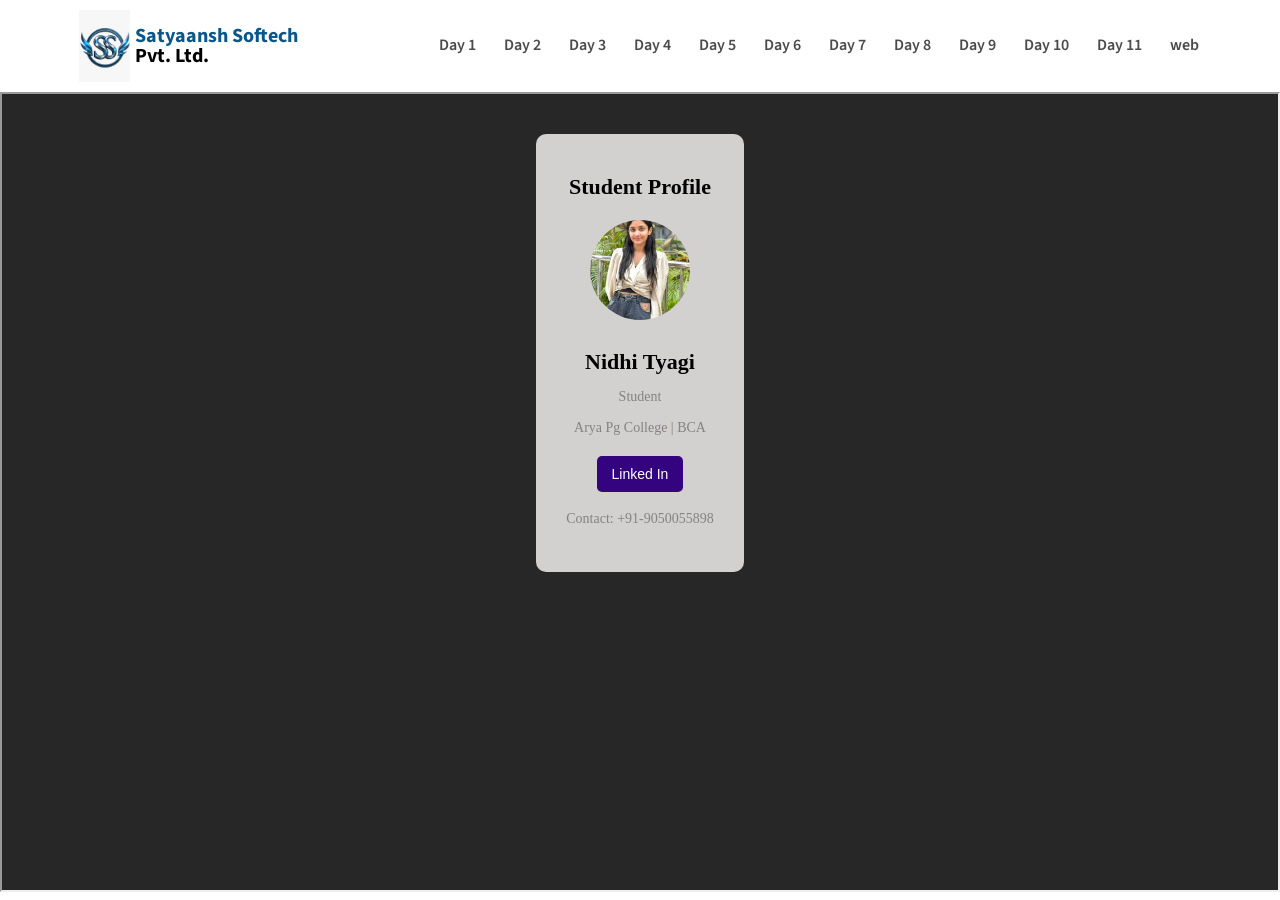
<file: index.html>
<!doctype html>
<html lang="en">
   <head>
      <meta charset="UTF-8" />
      <meta name="viewport" content="width=device-width, initial-scale=1.0" />
      <title>SSPL | Arya P.G.</title>
      <link rel="stylesheet" href="style.css" />
       </head>
   <body>
      <div class="container">
         <!-- Navbar -->
         <div class="navbar">
            <!-- logo -->
            <div class="logo">
               <img src="logo2.jpeg" alt="logo" />
               <div class="companyName">
                  <span>Satyaansh Softech</span>
                  Pvt. Ltd.
               </div>
            </div>

            <!-- Menu-Items -->
            <ul class="daysLink">
               <li onclick="loadPage('day1/index.html')">Day 1</li>
               <li onclick="loadPage('day2/index.html')">Day 2</li>
               <li onclick="loadPage('day3/index.html')">Day 3</li>
               <li onclick="loadPage('day4/index.html')">Day 4</li>
               <li onclick="loadPage('day5/index.html')">Day 5</li>
               <li onclick="loadPage('day6/index.html')">Day 6</li>
               <li onclick="loadPage('day7/index.html')">Day 7</li>
               <li onclick="loadPage('day8/index.html')">Day 8</li>
               <li onclick="loadPage('day9/index.html')">Day 9</li>
               <li onclick="loadPage('day10/index.html')">Day 10</li>
               <li onclick="loadPage('day11/index.html')">Day 11</li>
               <li onclick="loadPage('day12/index.html')">web</li>
            </ul>

            <!-- right button -->
            <button class="hamburger">
               <img src="ham.jpg" alt="menu" />
            </button>
         </div>

         <!-- Days -->
         <iframe
            id="dayFrame"
            src="day1/index.html" 
            width="100%"
            height="800">
         </iframe>
      </div>
      <script>
         const hamburger = document.querySelector(".hamburger");
         const daysLink = document.querySelector(".daysLink");

         hamburger.addEventListener("click", () => {
            daysLink.classList.toggle("active");
         });

         function loadPage(page) {
           let frame= document.getElementById("dayFrame")
           frame.src = page;
         }
      </script>
   </body>
</html>
</file>
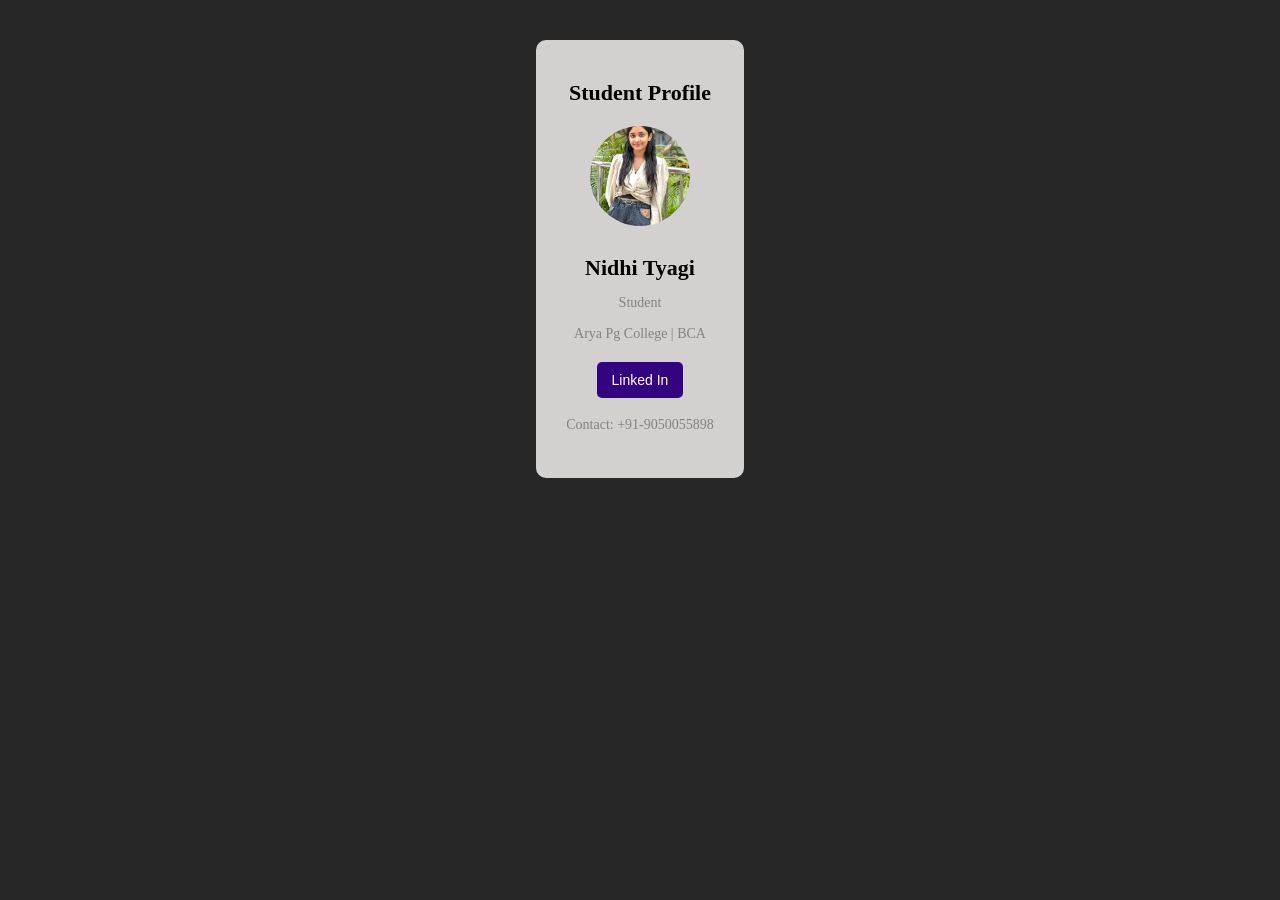
<file: day1/index.html>
<!DOCTYPE html>
<html lang="en">
<head>
    <meta charset="UTF-8">
    <meta name="viewport" content="width=device-width, initial-scale=1.0">
    <title>BUSSINESS CARD</title>
    <style>
      .profile-img{
            width: 100px;
            height: 100px;
            border-radius: 500%;
            object-fit: cover;
            margin: 15px 0;
        }

        body{
            background-color: rgb(40, 39, 39);
        }

        .container{
            background-color: rgb(211, 208, 208);
            width: 75%;
            margin: 40px auto;
            max-width: fit-content;
            padding: 30px;
            border-radius: 10px;
            text-align: center;
        }

        h1{
            font-size: 22px;
            margin: 10px 0 5px;
        }

        p{
            color: rgb(132, 130, 130);
            font-size: 14px;
            margin-bottom: 15px;
        }

        .btn{
            padding: 10px 15px;
            margin: 5px;
            border: none;
            border-radius: 5px;
            background-color: #330380;
            cursor: pointer;
            font-size: 14px;
        }

        a{
            color: white;
            text-decoration: none;
        }

        .btn:hover{
            background-color: #53536a;
        }

    </style>
</head>
<body>
     <div class="container">

        <h1>Student Profile</h1>

        <img src=".nidhi.jpeg"
             alt="nidhi image"
             class="profile-img">

        <h1>Nidhi Tyagi</h1>

        <p>Student</p>

        <p>Arya Pg College | BCA</p>

       

        <button class="btn">
            <a href="https://www.linkedin.com/in/nidhi-tyagi-48a79a415/?lipi=urn%3Ali%3Apage%3Ad_flagship3_feed%3BD7A5e0OMS3W7XVRUoZZWSw%3D%3D">
                Linked In
            </a>
        </button>

        <p>Contact: +91-9050055898</p>

    </div>
</body>
</html>
</file>
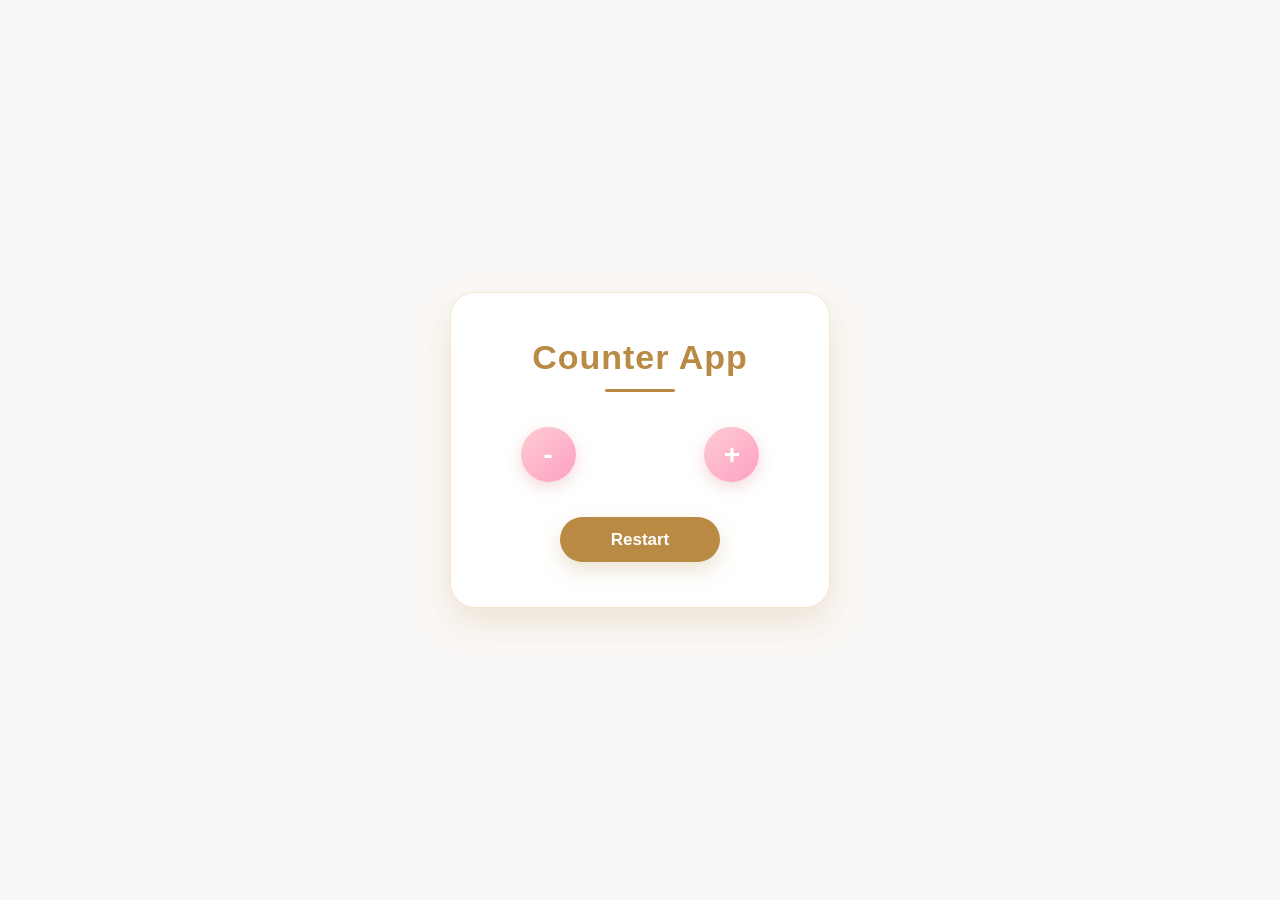
<file: day10/index.html>
<!doctype html>
<html lang="en">
   <head>
      <meta charset="UTF-8" />
      <meta name="viewport" content="width=device-width, initial-scale=1.0" />
      <title>Document</title>
      <style>
           *{
    margin:0;
    padding:0;
    box-sizing:border-box;
    font-family:'Poppins', sans-serif;
}

body{
    height:100vh;
    display:flex;
    justify-content:center;
    align-items:center;
    background:#faf8f6;
}


/* Main Card */
body > div{

    width:380px;
    padding:45px 35px;
    text-align:center;

    background:#ffffff;
    border-radius:25px;

    box-shadow:0 15px 35px rgba(184,138,68,0.18);

    border:1px solid #f3e5d0;
}


/* Heading */
h1{

    font-size:34px;
    color:#b88a44;
    margin-bottom:35px;

    letter-spacing:1px;
}


/* Counter Number */
#counterValue{

    display:inline-block;

    font-size:50px;
    font-weight:600;

    color:#d46a6a;

    margin:0 25px;

    min-width:70px;
}


/* Plus Minus Buttons */
button{

    border:none;
    cursor:pointer;

    font-size:28px;
    font-weight:600;

    width:55px;
    height:55px;

    border-radius:50%;

    transition:0.3s;
}


/* + and - */
#increase,
#decrease{

    background:linear-gradient(135deg,#fcccd1,#ffa0c5);

    color:white;

    box-shadow:0 5px 15px rgba(212,106,106,0.25);
}


#increase:hover,
#decrease:hover{

    transform:translateY(-5px);

    background:#d46a6a;
}


/* Restart Button */
#restart{

    margin-top:35px;

    width:160px;
    height:45px;

    border-radius:25px;

    font-size:17px;

    color:white;

    background:#b88a44;

    box-shadow:0 8px 20px rgba(184,138,68,0.25);
}


#restart:hover{

    background:#967035;

    transform:scale(1.05);
}


/* Small Gold Line Decoration */
h1::after{

    content:"";

    display:block;

    width:70px;
    height:3px;

    background:#b88a44;

    margin:12px auto 0;

    border-radius:10px;
}


/* Mobile Responsive */
@media(max-width:480px){

    body > div{

        width:90%;
        padding:35px 20px;

    }


    h1{

        font-size:28px;

    }


    #counterValue{

        font-size:42px;

        margin:0 15px;

    }


    button{

        width:50px;
        height:50px;

    }


    #restart{

        width:140px;

    }

}
      </style>
   </head>
   <body>
      <div>
         <h1>Counter App</h1>
         <button id="decrease">-</button>
         <span id="counterValue">0</span>
         <button id="increase">+</button>
         <div>
            <button id="restart">Restart</button>
         </div>
      </div>
      <script>
         let counterTag = document.querySelector("#counterValue");
         let counterValue = localStorage.getItem("counterValue");
         const increaseBtn = document.querySelector("#increase");
         const decreaseBtn = document.querySelector("#decrease");
         const restartBtn = document.querySelector("#restart");

         counterTag.innerHTML = counterValue;

         increaseBtn.addEventListener("click", () => {
            counterValue++;
            console.log(counterValue);
            counterTag.innerHTML = counterValue;
            localStorage.setItem("counterValue", counterValue);
         });

         decreaseBtn.addEventListener("click", () => {
            if (counterValue > 0) {
               counterValue--;
            }
            console.log(counterValue);
            counterTag.innerHTML = counterValue;
            localStorage.setItem("counterValue", counterValue);
         });

         restartBtn.addEventListener("click", () => {
            counterValue = 0;
            counterTag.innerHTML = counterValue;
            localStorage.setItem("counterValue", counterValue);
         });

         // counterValue.innerHTML = 8

         localStorage.setItem("name", "Kanak");
      </script>
   </body>
</html>
</file>
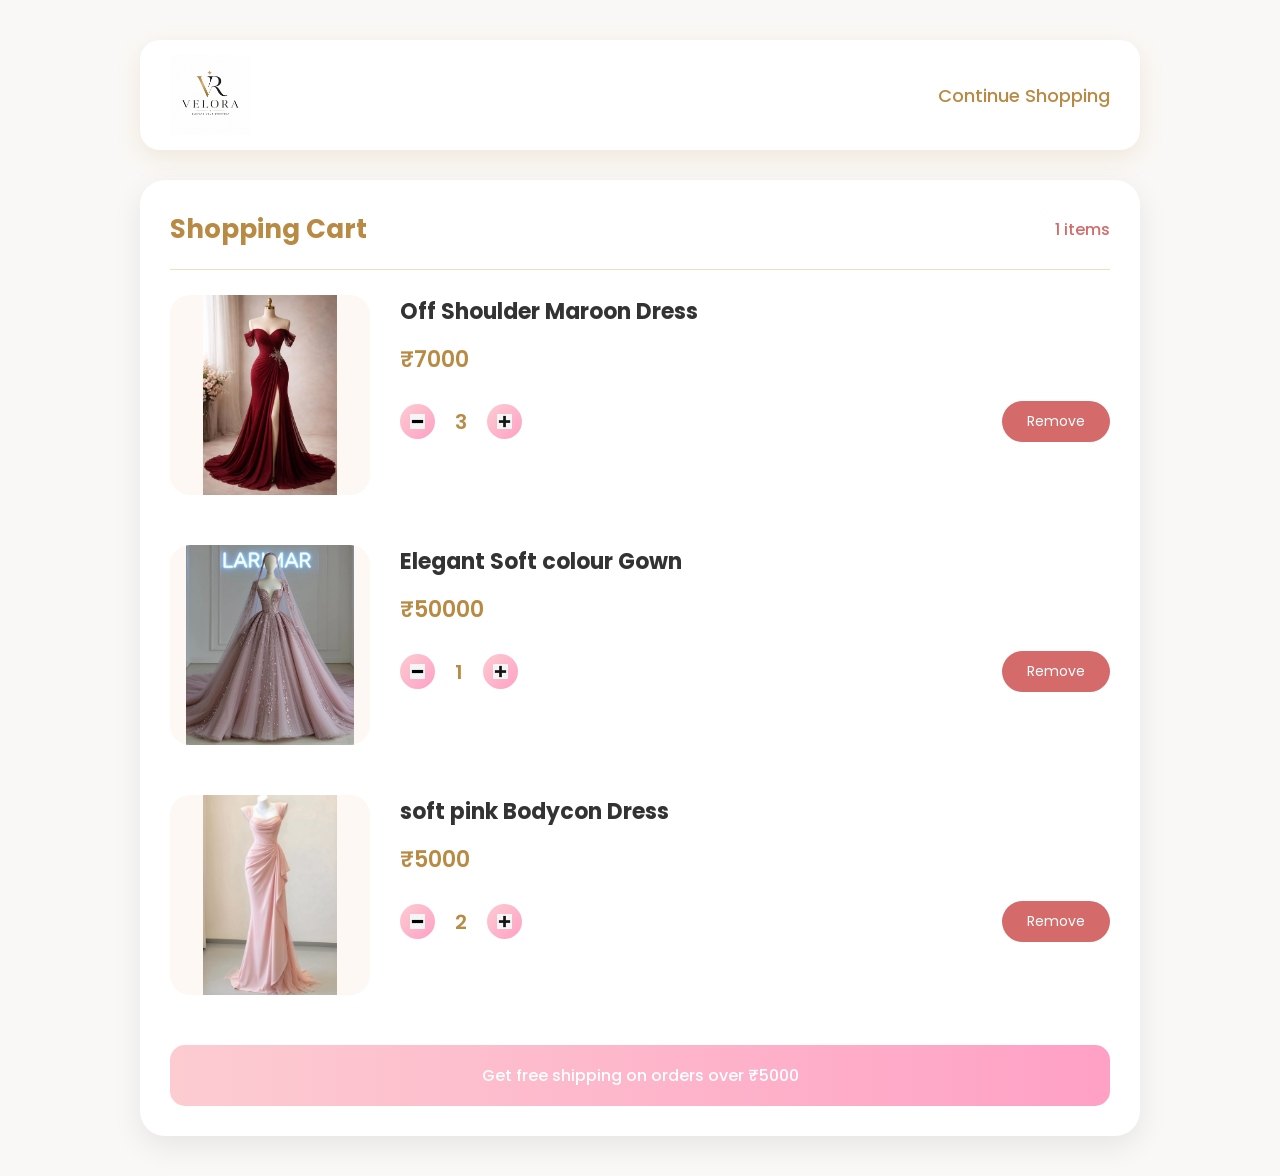
<file: day11/index.html>
<!DOCTYPE html>
<html lang="en">
<head>
    <meta charset="UTF-8">
    <meta name="viewport" content="width=device-width, initial-scale=1.0">
    <title>Document</title>

    <style>
        @import url('https://fonts.googleapis.com/css2?family=Poppins:wght@300;400;500;600;700&display=swap');


*{
    margin:0;
    padding:0;
    box-sizing:border-box;
    font-family:'Poppins',sans-serif;
}


body{

    background:#faf8f6;
    padding:40px;

    color:#2c2c2c;

}


/* Main Container */

body > div{

    max-width:1000px;
    margin:auto;

}


/* Header */

.header{

    display:flex;
    align-items:center;
    justify-content:space-between;

    background:white;

    padding:15px 30px;

    border-radius:20px;

    box-shadow:0 8px 25px rgba(184,138,68,0.15);

    margin-bottom:30px;

}


.header img{

    height:80px;

    object-fit:contain;

}


.header span{

    color:#b88a44;

    font-size:18px;

    font-weight:500;

    cursor:pointer;

}


.header span:hover{

    color:#d46a6a;

}


/* Shopping Cart Box */

.shoppingList{

    background:white;

    padding:30px;

    border-radius:25px;

    box-shadow:0 10px 30px rgba(0,0,0,0.08);

}


/* Cart Header */

.listHeader{

    display:flex;

    justify-content:space-between;

    align-items:center;

    padding-bottom:20px;

    border-bottom:1px solid #f1dfc5;

}


.listHeader h3{

    color:#b88a44;

    font-size:26px;

}


.itemsCount{

    color:#d46a6a;

    font-weight:500;

}



/* Product Card */

.item{

    display:flex;

    gap:30px;

    padding:25px 0;

}



/* Product Image */

.productImg{

    width:200px;

    height:200px;

    background:#fdf8f3;

    border-radius:20px;

    overflow:hidden;

}


.productImg img{

    width:100%;

    height:100%;

    object-fit:contain;

}



/* Details */

.productDetailsDiv{

    flex:1;

}


.productDetailsDiv h3{

    font-size:22px;

    color:#333;

    margin-bottom:15px;

}


.productDetails{

    display:flex;

    justify-content:space-between;

    align-items:center;

    margin-bottom:25px;

}


.productPrice{

    font-size:22px;

    font-weight:600;

    color:#b88a44;

}



/* Quantity */

.editProductQty{

    display:flex;

    justify-content:space-between;

    align-items:center;

}


.changeQty{

    display:flex;

    align-items:center;

    gap:20px;

}


.decrease,
.increase{

    width:35px;

    height:35px;

    border-radius:50%;

    background:linear-gradient(135deg,#fcccd1,#ffa0c5);

    display:flex;

    justify-content:center;

    align-items:center;

    cursor:pointer;

}


.decrease img,
.increase img{
    width:15px;
    height:15px;
}




.productQty{

    font-size:20px;

    font-weight:600;

    color:#b88a44;

}



/* Remove Button */

.removeBtn{

    border:none;

    background:#d46a6a;

    color:white;

    padding:10px 25px;

    border-radius:25px;

    cursor:pointer;

    font-size:14px;

}


.removeBtn:hover{

    background:#b88a44;

}



/* Offer Box */

.offer{

    margin-top:25px;

    padding:18px;

    border-radius:15px;

    background:linear-gradient(90deg,#fcccd1,#ffa0c5);

    color:white;

    text-align:center;

    font-weight:500;

}



/* Mobile Responsive */

@media(max-width:700px){

    body{

        padding:20px;

    }


    .header{

        padding:15px;

    }


    .header img{

        height:60px;

    }


    .item{

        flex-direction:column;

    }


    .productImg{

        width:100%;

        height:280px;

    }


    .productDetails{

        flex-direction:column;

        align-items:flex-start;

        gap:10px;

    }


    .editProductQty{

        flex-direction:column;

        gap:20px;

        align-items:flex-start;

    }
    @media(max-width:700px){

.header span{
    font-size:14px;
 }

 }

}
    </style>
</head>

<body>

<div>

    <div class="header">
        <img src="v.jpeg" alt="Logo" />
        <span>Continue Shopping</span>
    </div>

    <div class="shoppingList">

        <div class="listHeader">
            <h3>Shopping Cart</h3>
            <span class="itemsCount">1 items</span>
        </div>

        <div class="cartDiv">

            <!-- Demo Item 1 -->

            <div class="item">

                <div class="productImg">
                    <img src="d4.jpeg" alt="" />
                </div>

                <div class="productDetailsDiv">

                    <h3>Off Shoulder Maroon Dress</h3>

                    <div class="productDetails">
                       
                        <span class="productPrice">₹7000</span>
                    </div>

                    <div class="editProductQty">

                        <div class="changeQty">

                            <div class="decrease">
                                <img src="3.jpeg" alt="minus">
                            </div>

                            <span class="productQty">3</span>

                            <div class="increase">
                                <img src="2.jpeg" alt="plus">
                            </div>

                        </div>

                        <div class="remove">
                            <button class="removeBtn">
                                Remove
                            </button>
                        </div>

                    </div>

                </div>

            </div>

             <div class="item">

                <div class="productImg">
                    <img src="d3.jpeg" alt="" />
                </div>

                <div class="productDetailsDiv">

                    <h3>Elegant Soft colour Gown</h3>

                    <div class="productDetails">
                       
                        <span class="productPrice">₹50000</span>
                    </div>

                    <div class="editProductQty">

                        <div class="changeQty">

                            <div class="decrease">
                                <img src="3.jpeg" alt="minus">
                            </div>

                            <span class="productQty">1</span>

                            <div class="increase">
                                <img src="2.jpeg" alt="plus">
                            </div>

                        </div>

                        <div class="remove">
                            <button class="removeBtn">
                                Remove
                            </button>
                        </div>

                    </div>

                </div>

            </div>

            <div class="item">

                <div class="productImg">
                    <img src="d1.jpg" alt="" />
                </div>

                <div class="productDetailsDiv">

                    <h3>soft pink Bodycon Dress</h3>

                    <div class="productDetails">
                       
                        <span class="productPrice">₹5000</span>
                    </div>

                    <div class="editProductQty">

                        <div class="changeQty">

                            <div class="decrease">
                                <img src="3.jpeg" alt="minus">
                            </div>

                            <span class="productQty">2</span>

                            <div class="increase">
                                <img src="2.jpeg" alt="plus">
                            </div>

                        </div>

                        <div class="remove">
                            <button class="removeBtn">
                                Remove
                            </button>
                        </div>

                    </div>

                </div>

            </div>

            

        </div>

        <div class="offer">
            <span> Get free shipping on orders over ₹5000</span>
        </div>

    </div>

</div>

<script>

const decreaseButtons = document.querySelectorAll(".decrease");
const increaseButtons = document.querySelectorAll(".increase");
const removeButtons = document.querySelectorAll(".removeBtn");


// Increase Quantity
increaseButtons.forEach((btn)=>{

    btn.addEventListener("click",()=>{

        let qty = btn.parentElement.querySelector(".productQty");

        let value = Number(qty.innerHTML);

        value++;

        qty.innerHTML = value;

    });

});



// Decrease Quantity
decreaseButtons.forEach((btn)=>{

    btn.addEventListener("click",()=>{

        let qty = btn.parentElement.querySelector(".productQty");

        let value = Number(qty.innerHTML);


        if(value > 1){

            value--;

        }

        qty.innerHTML = value;

    });

});



/*Remove Product
removeButtons.forEach((btn)=>{

    btn.addEventListener("click",()=>{

        btn.closest(".item").remove();

    });

});*/

</script>

</body>
</html>
</file>
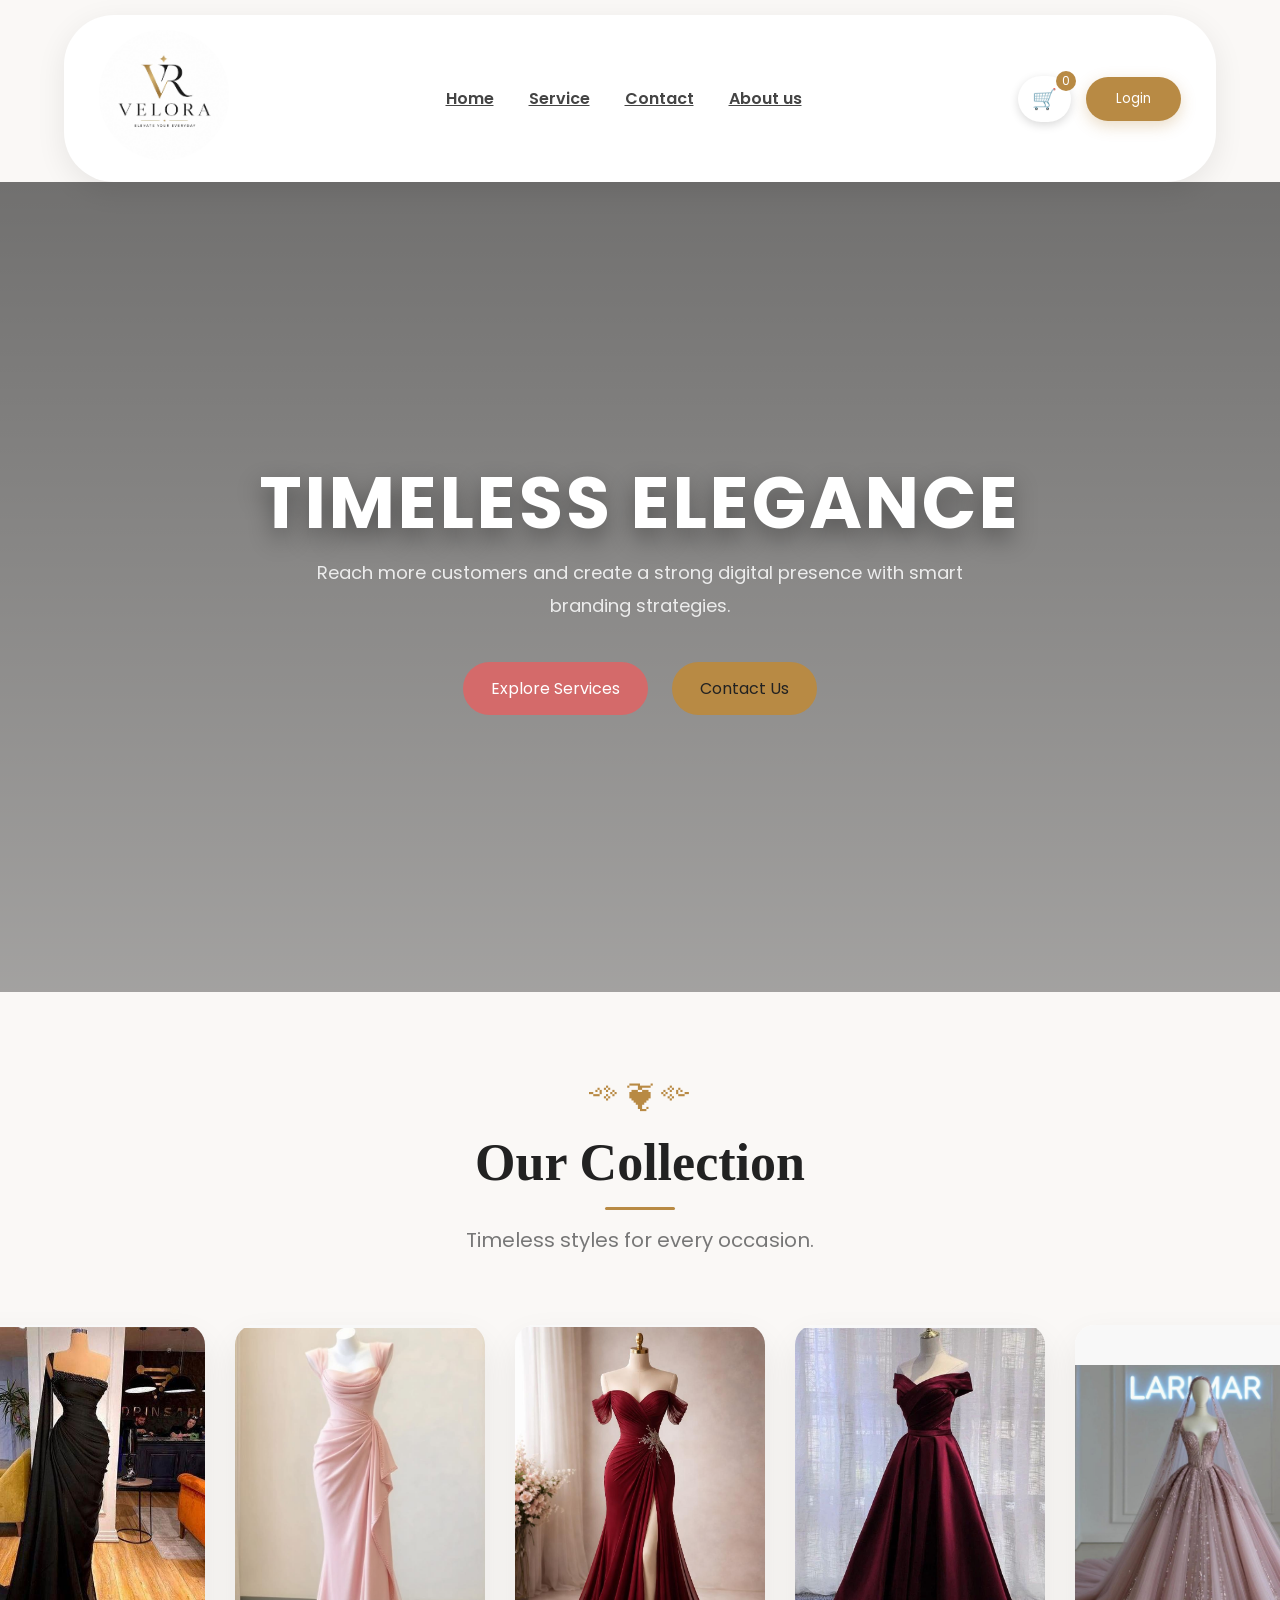
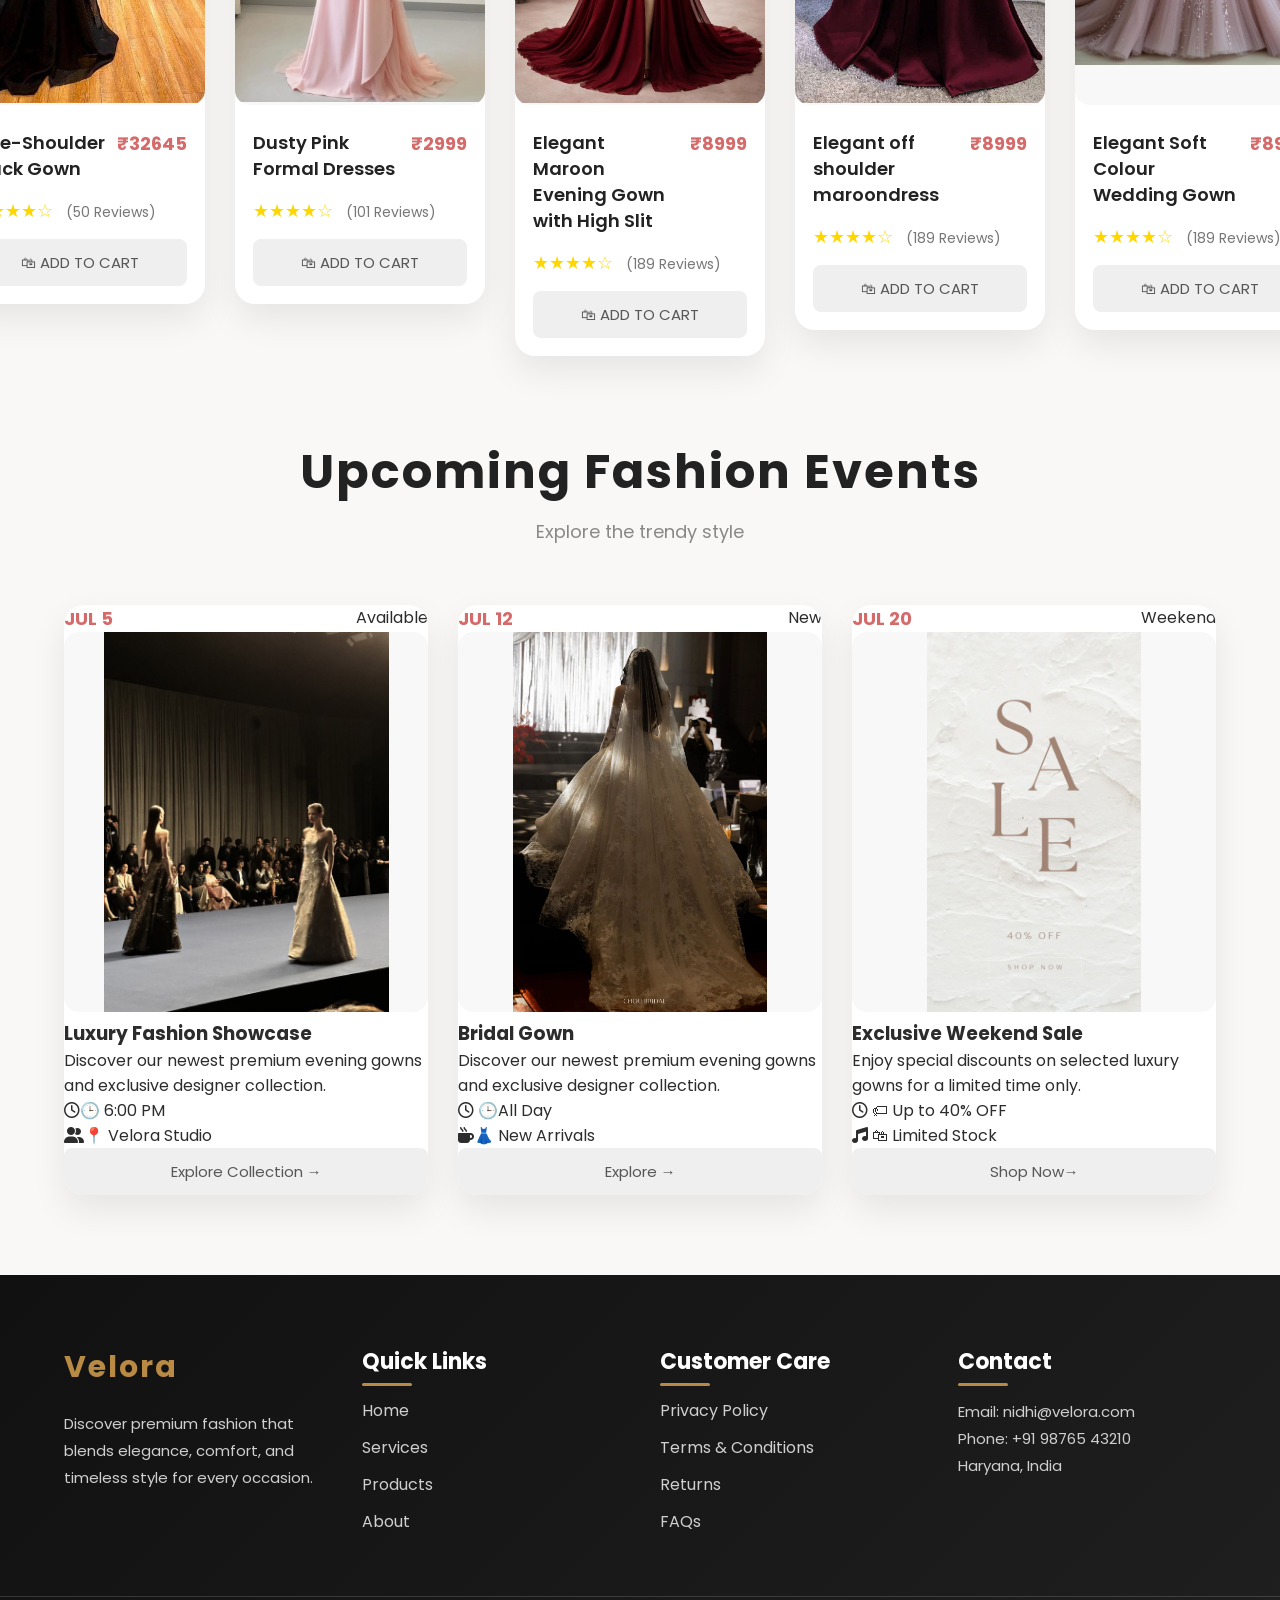
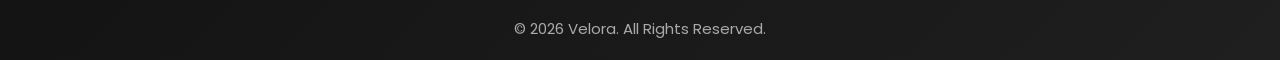
<file: day12/index.html>
<!DOCTYPE html>
<html lang="en">
<head>
    <meta charset="UTF-8">
    <meta name="viewport" content="width=device-width, initial-scale=1.0">
    <title>web</title>
     <link rel="stylesheet" href="https://cdnjs.cloudflare.com/ajax/libs/font-awesome/6.5.0/css/all.min.css">
    <link rel="stylesheet" href="style.css">
</head>
<body>

<div class="container">

    <nav class="navbar">

        <div class="logo">
            <img src="v.jpeg" alt="Logo">
        </div>

        <ul class="nav-links">
            <li><a href="#">Home</a></li>
            <li><a href="#">Service</a></li>
            <li><a href="#">Contact</a></li>
            <li><a href="#">About us</a></li>
        </ul>

        <div class="nav-actions">

    <div class="cart-icon" onclick="openCart()">
        🛒
        <span id="cart-count">0</span>
    </div>

    <button class="login-btn">Login</button>

</div>
         
    </nav>

</div>

<section class="hero">

    <!-- Background Video -->
    <video autoplay muted loop>
        <source src="video4.mp4" type="video/mp4">
    </video>

    <!-- Overlay -->
    <div class="overlay"></div>

    <!-- Content -->
    <div class="content">
        <h1>Timeless Elegance</h1>

        <p>
            Reach more customers and create a strong digital presence
            with smart branding strategies.
        </p>

        <div class="buttons">
            <button>Explore Services</button>
            <button class="btn2">Contact Us</button>
        </div>
    </div>

</section>

<section class="section-heading">

    <div class="design">༺❦༻</div>

    <h2>Our Collection</h2>

    <div class="line"></div>

    <p>Timeless styles for every occasion.</p>

</section>


    <section class="products">

        <!-- Card 1 -->
        <div class="card">
            <img src="d5.jpeg" alt="">

            <div class="content">
                <div class="top">
                    <h3>One-Shoulder Black Gown</h3>
                    <span>₹32645</span>
                </div>

                <div class="rating">
                    ★★★★☆
                    <span>(50 Reviews)</span>
                </div>

                 <button onclick="addToCart('One-Shoulder Black Gown','d5.jpeg')">
🛍 ADD TO CART
</button>
            </div>
        </div>

        <!-- Card 2 -->
        <div class="card">
            <img src="d1.jpg" alt="">

            <div class="content">
                <div class="top">
                    <h3>Dusty Pink Formal Dresses</h3>
                    <span>₹2999</span>
                </div>

                <div class="rating">
                    ★★★★☆
                    <span>(101 Reviews)</span>
                </div>

                 <button onclick="addToCart('Dusty Pink Formal Dresses','d1.jpg')">
🛍 ADD TO CART
</button>
            </div>
        </div>

        <!-- Card 3 -->
        <div class="card">
            <img src="d4.jpeg" alt="">

            <div class="content">
                <div class="top">
                    <h3>Elegant Maroon Evening Gown with High Slit</h3>
                    <span>₹8999</span>
                </div>

                <div class="rating">
                    ★★★★☆
                    <span>(189 Reviews)</span>
                </div>

                 <button onclick="addToCart('Elegant Maroon Evening Gown','d4.jpeg')">
🛍 ADD TO CART
</button>
            </div>
        </div>

        <div class="card">
            <img src="d2.jpeg" alt="">

            <div class="content">
                <div class="top">
                    <h3>Elegant off shoulder maroondress</h3>
                    <span>₹8999</span>
                </div>

                <div class="rating">
                    ★★★★☆
                    <span>(189 Reviews)</span>
                </div>
                     <button onclick="addToCart('Elegant off shoulder maroondress','d2.jpeg')">
🛍 ADD TO CART
</button>
               
            </div>
        </div>

         <div class="card">
            <img src="d3.jpeg" alt="">

            <div class="content">
                <div class="top">
                    <h3>Elegant Soft Colour Wedding Gown</h3>
                    <span>₹8999</span>
                </div>

                <div class="rating">
                    ★★★★☆
                    <span>(189 Reviews)</span>
                </div>

               <button onclick="addToCart('Elegant Soft Colour Wedding Gown','d3.jpeg')">
🛍 ADD TO CART
</button>
            </div>
        </div>


    </section>

    <section class="events">
      <h2> Upcoming Fashion Events</h2>
      <p class="subtitle">
      Explore the trendy style
      </p>

      <div class="cards">
        <!-- Card 1 -->
        <div class="card">
          <div class="top">
            <div class="date">
              <span>JUL 5</span>
            </div>

            <div class="status">Available</div>
          </div>

          <img src="1.jpeg" alt="Luxury Fashion Showcase" />

          <h3>Luxury Fashion Showcase</h3>

          <p>Discover our newest premium evening gowns and exclusive designer collection.</p>

          <div class="info">
            <p><i class="fa-regular fa-clock"></i>🕒 6:00 PM</p>
            <p><i class="fa-solid fa-user-group"></i>📍 Velora Studio</p>
          </div>

          <button>Explore Collection →</button>
        </div>

        <!-- Card 2 -->

        <div class="card">
          <div class="top">
            <div class="date">
              <span>JUL 12</span>
            </div>

            <div class="status">New</div>
          </div>

          <img src="3.jpeg" alt="Bridal Gown" />

          <h3>Bridal Gown</h3>

          <p>Discover our newest premium evening gowns and exclusive designer collection.</p>

          <div class="info">
            <p><i class="fa-regular fa-clock"></i> 🕒All Day</p>
            <p><i class="fa-solid fa-mug-hot"></i>👗 New Arrivals </p>
          </div>

          <button>Explore →</button>
        </div>

        <!-- Card 3 -->

        <div class="card">
          <div class="top">
            <div class="date">
              <span>JUL 20</span>
            </div>

            <div class="status">Weekend</div>
          </div>

          <img src="2.jpeg" alt="Exclusive Weekend Sale" />

          <h3>Exclusive Weekend Sale</h3>

          <p>Enjoy special discounts on selected luxury gowns for a limited time only.</p>

          <div class="info">
            <p><i class="fa-regular fa-clock"></i> 🏷 Up to 40% OFF</p>
            <p><i class="fa-solid fa-music"></i> 🛍 Limited Stock</p>
          </div>

          <button>Shop Now→</button>
        </div>
      </div>
    </section>

    <!-- Footer -->
<footer class="footer">

    <div class="footer-container">

        <div class="footer-box">
            <h2>Velora</h2>
            <p>
                Discover premium fashion that blends elegance,
                comfort, and timeless style for every occasion.
            </p>
        </div>

        <div class="footer-box">
            <h3>Quick Links</h3>
            <ul>
                <li><a href="#">Home</a></li>
                <li><a href="#">Services</a></li>
                <li><a href="#">Products</a></li>
                <li><a href="#">About</a></li>
            </ul>
        </div>
        

        <div class="footer-box">
            <h3>Customer Care</h3>
            <ul>
                <li><a href="#">Privacy Policy</a></li>
                <li><a href="#">Terms & Conditions</a></li>
                <li><a href="#">Returns</a></li>
                <li><a href="#">FAQs</a></li>
            </ul>
        </div>

        <div class="footer-box">
            <h3>Contact</h3>
            <p>Email: nidhi@velora.com</p>
            <p>Phone: +91 98765 43210</p>
            <p>Haryana, India</p>
        </div>

    </div>

    <div class="footer-bottom">
        © 2026 Velora. All Rights Reserved.
    </div>

</footer>




<div class="cart-box" id="cart-box">

    <div class="cart-header">
        <h2>Your Cart</h2>
        <span onclick="closeCart()">✖</span>
    </div>

    <div id="cart-items"></div>

</div>

<script>

let cart = [];


function addToCart(name,image){

    let item = cart.find(product => product.name === name);


    if(item){
        item.quantity++;
    }
    else{
        cart.push({
            name:name,
            image:image,
            quantity:1
        });
    }


    updateCart();

}



function updateCart(){

    let cartItems = document.getElementById("cart-items");

    cartItems.innerHTML="";


    cart.forEach((item,index)=>{


        cartItems.innerHTML += `

        <div class="cart-item">

            <img src="${item.image}">

            <div>

            <h4>${item.name}</h4>


            <button onclick="changeQty(${index},-1)">-</button>

            ${item.quantity}

            <button onclick="changeQty(${index},1)">+</button>


            <p class="remove" onclick="removeItem(${index})">
            Remove
            </p>


            </div>

        </div>

        `;


    });


    // navbar cart count
    document.getElementById("cart-count").innerText =
    cart.reduce((sum,item)=>sum + item.quantity,0);

}




function changeQty(index,value){

    cart[index].quantity += value;


    if(cart[index].quantity <= 0){

        cart.splice(index,1);

    }


    updateCart();

}



function removeItem(index){

    cart.splice(index,1);

    updateCart();

}




function openCart(){

    document.getElementById("cart-box")
    .classList.add("active");

}



function closeCart(){

    document.getElementById("cart-box")
    .classList.remove("active");

}
</script>
</body>
</html>
</file>
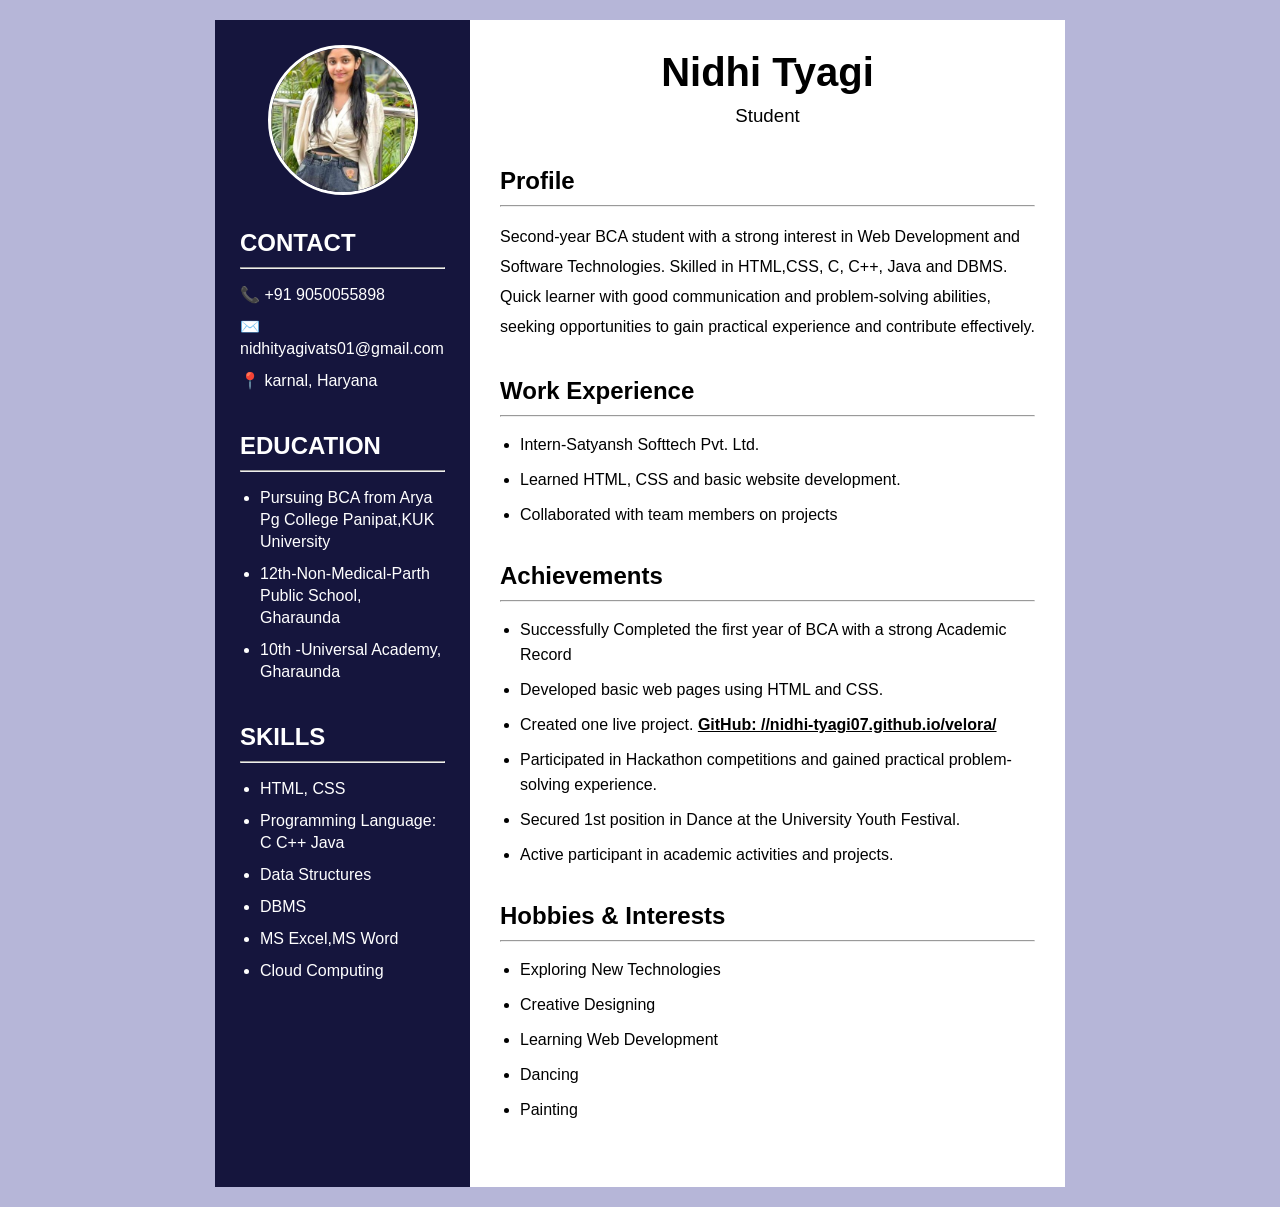
<file: day2/index.html>
<!DOCTYPE html>
<html lang="en">
    <head>
        <meta charset="UTF-8">
        <meta name="viewport" content="width=device-width, initial-scale=1.0">
        <title>Resume</title>
        <link rel="stylesheet" href="resume.css">
    </head>
<body>

    <div class="container">
        
        <!-- Left Section -->
        <div class="left">
            
            <div class="image">
                <img src=".nidhi.jpeg" alt="Profile Image">
            </div>
            
            <div class="section">
                <h2>CONTACT</h2>
                <hr>
                <p>📞 +91 9050055898</p>
                <p>✉️ nidhityagivats01@gmail.com</p>
                <p>📍 karnal, Haryana</p>
            </div>
            
            <div class="section">
                <h2>EDUCATION</h2>
                <hr>
                <ul>
                    <li>Pursuing BCA from Arya Pg College Panipat,KUK University</li>
                    <li>12th-Non-Medical-Parth Public School, Gharaunda</li>
                    <li>10th -Universal Academy, Gharaunda</li>
                </ul>
            </div>
            
            <div class="section">
                <h2>SKILLS</h2>
                <hr>
                <ul>
                    <li>HTML, CSS</li>
                    <li>Programming Language: C C++ Java</li>
                    <li>Data Structures</li>
                    <li>DBMS</li>
                    <li>MS Excel,MS Word</li>
                    <li>Cloud Computing</li>
                </ul>
            </div>
            
        </div>
        
        <!-- Right Section -->
        <div class="right">
            
            <div class="name">
                <h1>Nidhi Tyagi</h1>
                <h3> Student </h3>
            </div>
            
            <div class="content">
                <h2>Profile</h2>
                <hr>
                <p>
                    Second-year BCA student with a strong interest in Web Development and Software Technologies. 
                    Skilled in HTML,CSS, C, C++, Java and DBMS. 
                    Quick learner with good communication and problem-solving abilities,
                   seeking opportunities to gain practical experience and contribute effectively.
                </p>
            </div>

        <div class="content">
            <h2>Work Experience</h2>
            <hr>
            <ul>
                <li>Intern-Satyansh Softtech Pvt. Ltd.</li>
                <LI>Learned HTML, CSS and basic website development.</LI>
                <LI>Collaborated with team members on projects</LI>
            </ul>
        </div>

        <div class="content">
            <h2>Achievements</h2>
            <hr>
            <ul>
                <LI>Successfully Completed the first year of BCA with a strong Academic Record</LI>
                <li>Developed basic web pages using HTML and CSS.</li>
                <li>Created one live project. <b><u>GitHub: //nidhi-tyagi07.github.io/velora/</u></b></li>
                <li>Participated in Hackathon competitions  and gained practical problem-solving experience.</li>
                <li>Secured 1st position in Dance at the University Youth Festival.</li>
                <li>Active participant in academic activities and projects.</li>
            </ul>
        </div>

        <div class="content">
            <h2>Hobbies & Interests</h2>
            <hr>
            <ul>
                <li>Exploring New Technologies</li>
                <li>Creative Designing</li>
                <li>Learning Web Development</li>
                <li>Dancing</li>
                <li>Painting</li>
            </ul>
        </div>

    </div>

</div>

</body>
</html>
</file>
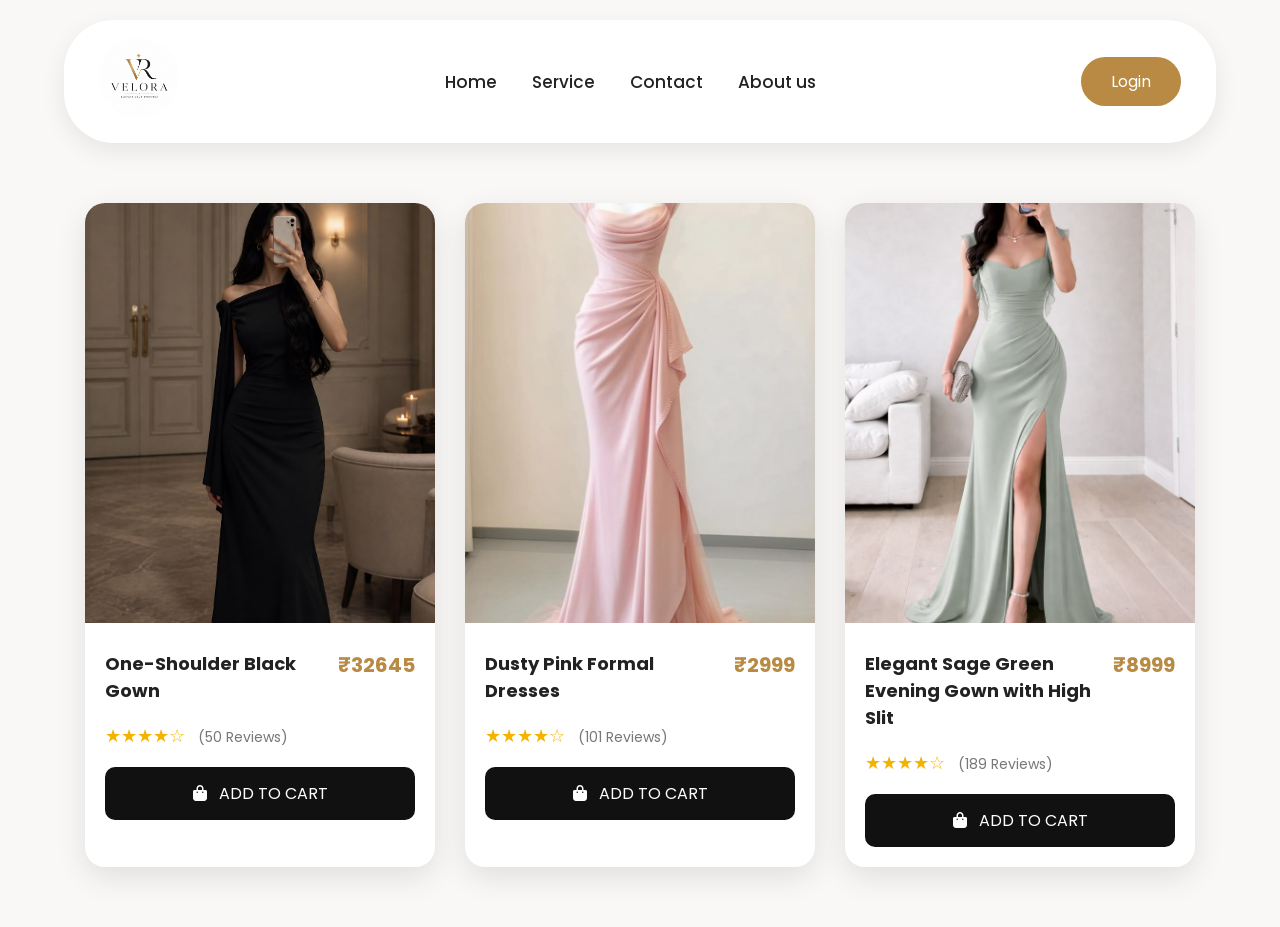
<file: day4/index.html>
<!DOCTYPE html>
<html lang="en">
<head>
    <meta charset="UTF-8">
    <meta name="viewport" content="width=device-width, initial-scale=1.0">
    <title>Product Cards</title>

    <!-- Font Awesome -->
    <link rel="stylesheet"
        href="https://cdnjs.cloudflare.com/ajax/libs/font-awesome/6.5.1/css/all.min.css">

    <link rel="stylesheet" href="style.css">
</head>
<body>



    <nav class="navbar">

        <div class="logo">
            <img src="v.jpeg" alt="Logo">
        </div>

        <ul class="nav-links">
            <li><a href="#">Home</a></li>
            <li><a href="#">Service</a></li>
            <li><a href="#">Contact</a></li>
            <li><a href="#">About us</a></li>
        </ul>

        <button class="login-btn">Login</button>

    </nav>


    <section class="products">

        <!-- Card 1 -->
        <div class="card">
            <img src="1.jpg" alt="">

            <div class="content">
                <div class="top">
                    <h3>One-Shoulder Black Gown</h3>
                    <span>₹32645</span>
                </div>

                <div class="rating">
                    ★★★★☆
                    <span>(50 Reviews)</span>
                </div>

                <button>
                    <i class="fa-solid fa-bag-shopping"></i>
                    ADD TO CART
                </button>
            </div>
        </div>

        <!-- Card 2 -->
        <div class="card">
            <img src="2.jpg" alt="">

            <div class="content">
                <div class="top">
                    <h3>Dusty Pink Formal Dresses</h3>
                    <span>₹2999</span>
                </div>

                <div class="rating">
                    ★★★★☆
                    <span>(101 Reviews)</span>
                </div>

                <button>
                    <i class="fa-solid fa-bag-shopping"></i>
                    ADD TO CART
                </button>
            </div>
        </div>

        <!-- Card 3 -->
        <div class="card">
            <img src="3.jpg" alt="">

            <div class="content">
                <div class="top">
                    <h3>Elegant Sage Green Evening Gown with High Slit</h3>
                    <span>₹8999</span>
                </div>

                <div class="rating">
                    ★★★★☆
                    <span>(189 Reviews)</span>
                </div>

                <button>
                    <i class="fa-solid fa-bag-shopping"></i>
                    ADD TO CART
                </button>
            </div>
        </div>

    </section>

   

</body>
</html>
</file>
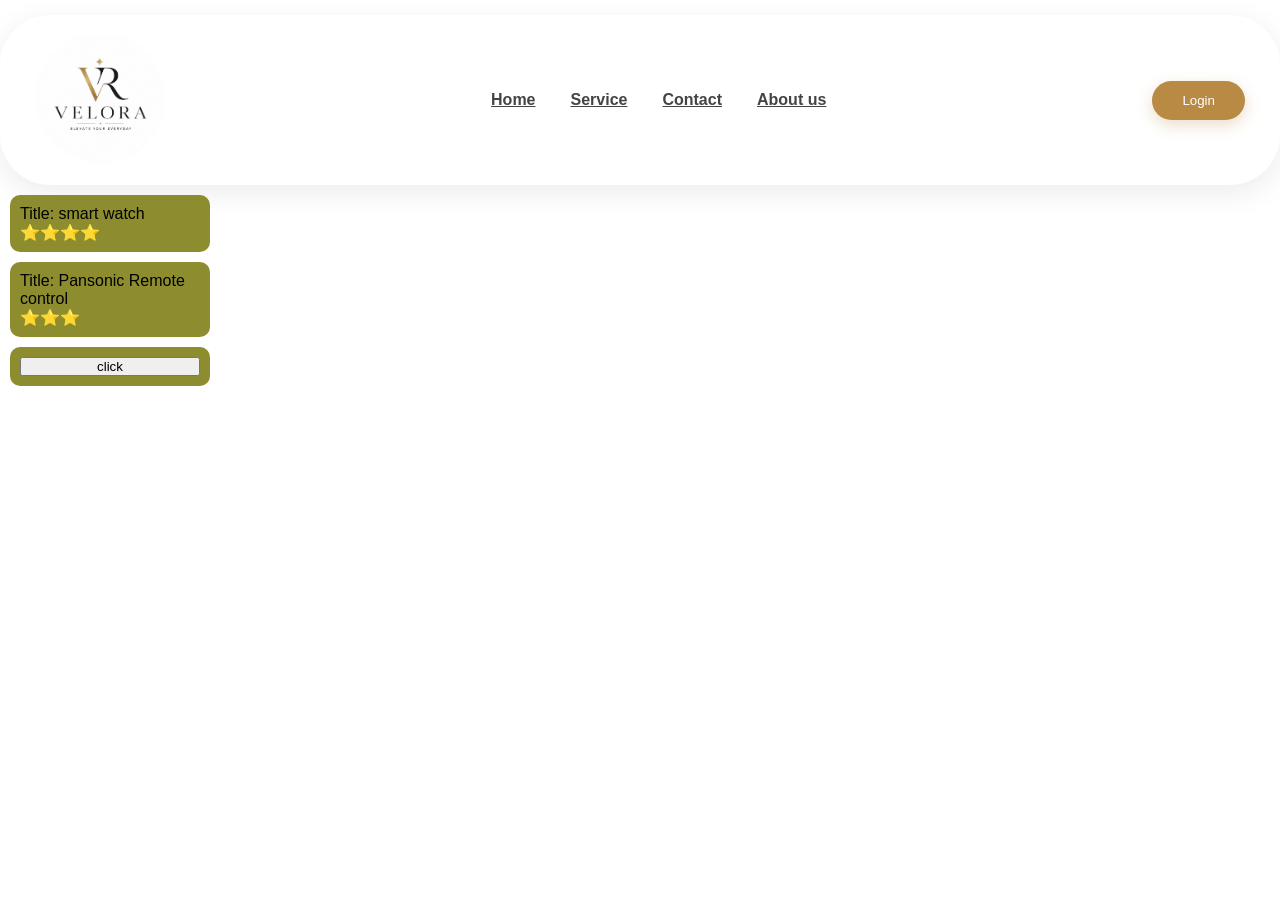
<file: day5/index.html>
<!DOCTYPE html>
<html lang="en">
<head>
    <meta charset="UTF-8">
    <meta name="viewport" content="width=device-width, initial-scale=1.0">
    <title>Document</title>
    <link rel="stylesheet" href="style.css">
</head>
<body>
<div class="container">

    <nav class="navbar">

        <div class="logo">
            <img src="v.jpeg" alt="Logo">
        </div>

        <ul class="nav-links">
            <li><a href="#">Home</a></li>
            <li><a href="#">Service</a></li>
            <li><a href="#">Contact</a></li>
            <li><a href="#">About us</a></li>
        </ul>

        <button class="login-btn">Login</button>

    </nav>

</div>

    <div class="container">
      <div class="card">
        <p class="title">Title: smart watch</p>
        <p class="rating">⭐⭐⭐⭐</p>
      </div>
      <div class="card">
        <p class="title">Title: Pansonic Remote control</p>
        <p class="rating">⭐⭐⭐</p>
      </div>
      
      <div class="card">
        <button class="btn">click</button>
      </div>
    </div>
    </div>
        

    <script src="script.js"></script>

</body>
</html>
</file>
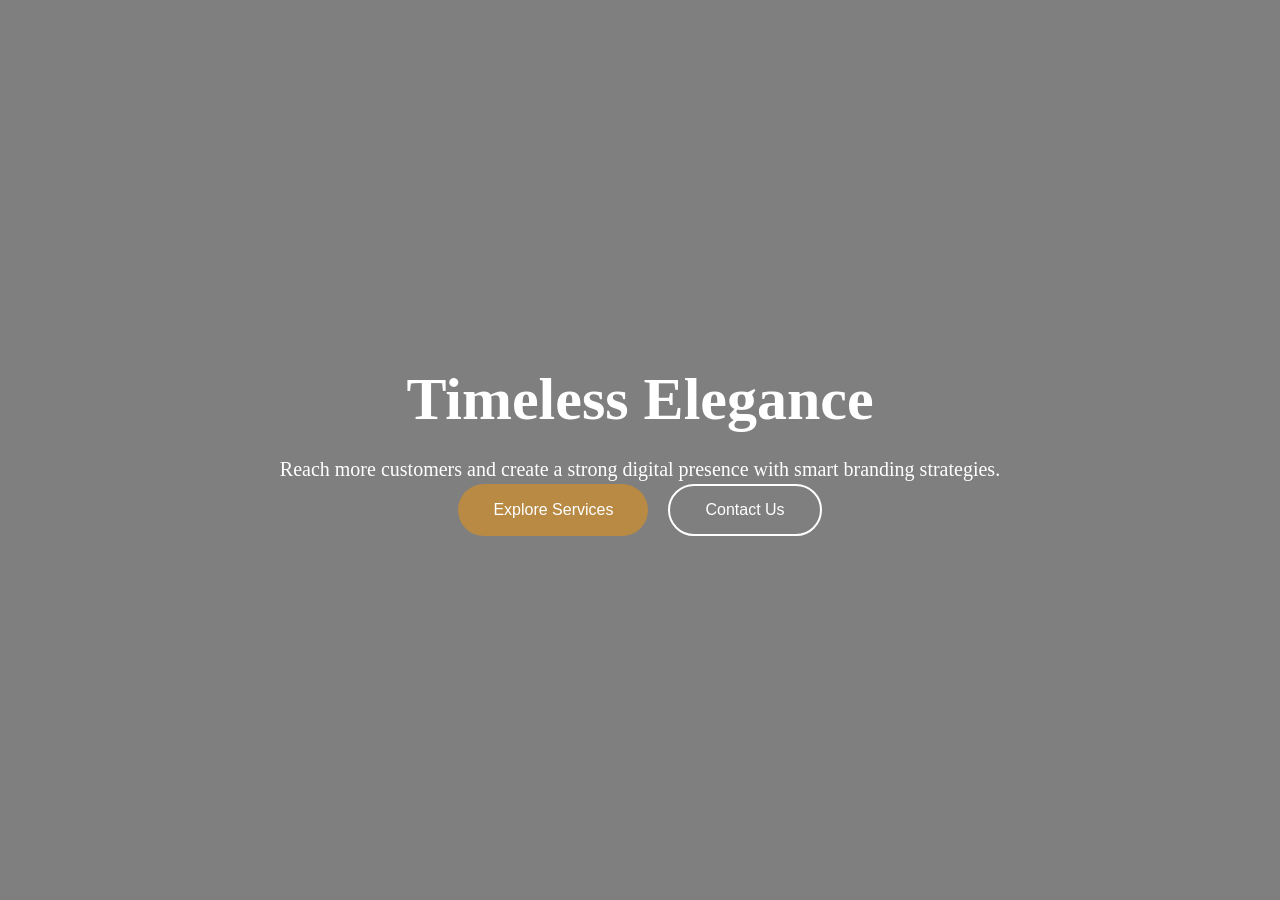
<file: day7/index.html>
<!DOCTYPE html>
<html lang="en">
<head>
    <meta charset="UTF-8">
    <meta name="viewport" content="width=device-width, initial-scale=1.0">
    <title>Hero Section</title>
    <link rel="stylesheet" href="style.css">
</head>

<body>

<section class="hero">

    <!-- Background Video -->
    <video autoplay muted loop>
        <source src="video4.mp4" type="video/mp4">
    </video>

    <!-- Overlay -->
    <div class="overlay"></div>

    <!-- Content -->
    <div class="content">
        <h1>Timeless Elegance</h1>

        <p>
            Reach more customers and create a strong digital presence
            with smart branding strategies.
        </p>

        <div class="buttons">
            <button>Explore Services</button>
            <button class="btn2">Contact Us</button>
        </div>
    </div>

</section>

</body>
</html>
</file>
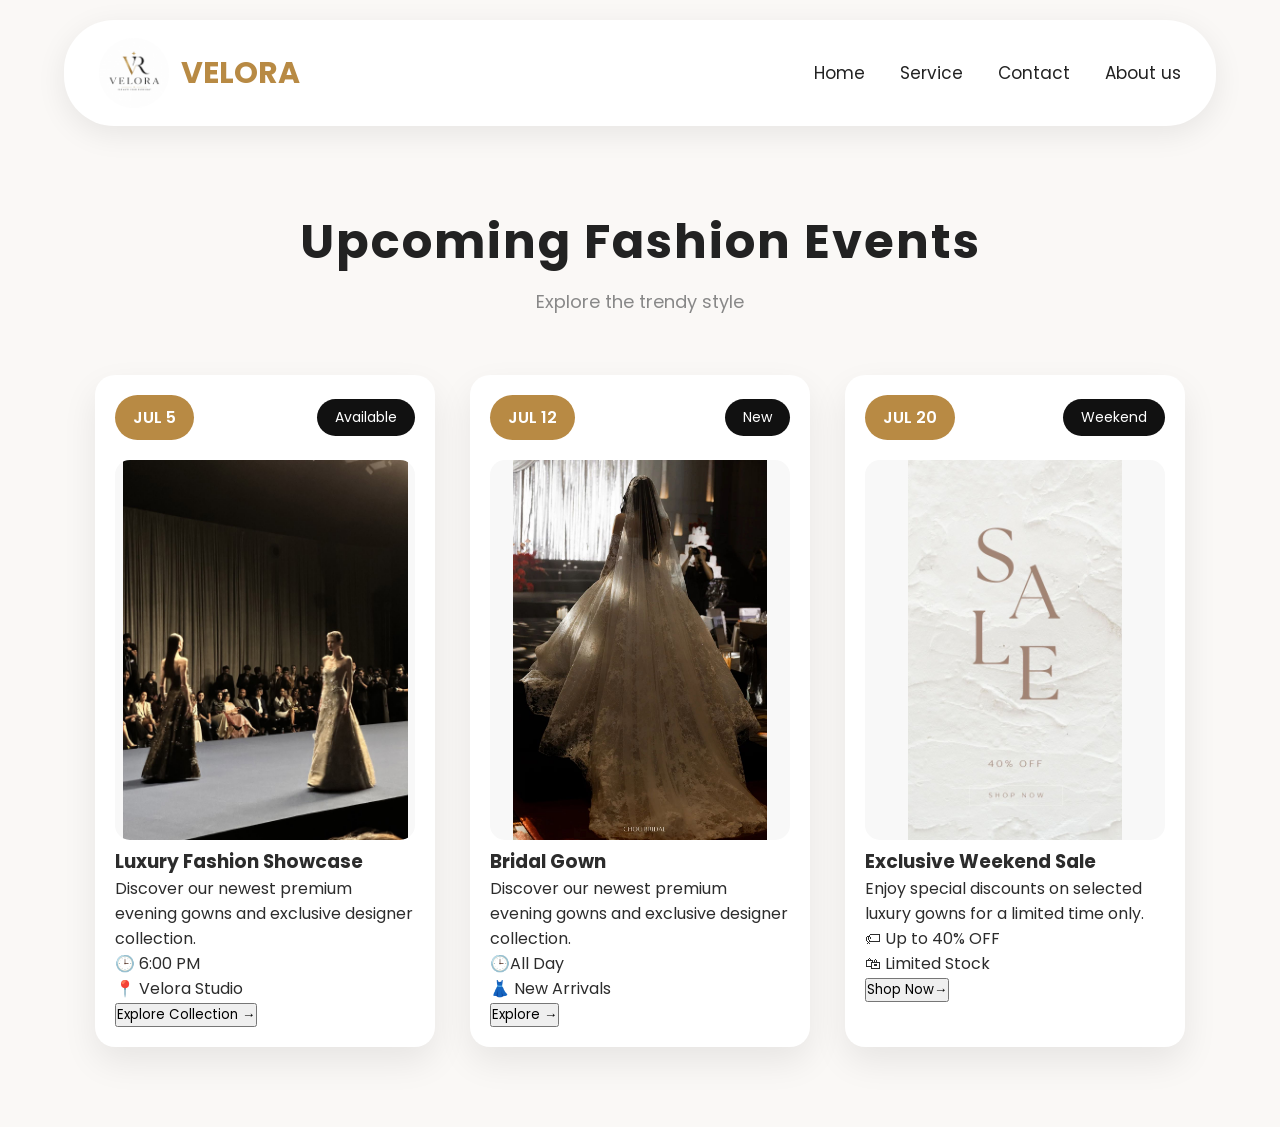
<file: day8/index.html>
<!doctype html>
<html lang="en">
  <head>
    <meta charset="UTF-8" />
    <meta name="viewport" content="width=device-width, initial-scale=1.0" />
    <title>Coorg Mist Cafe</title>
    <link rel="stylesheet" href="style.css" />
  </head>
  <body>

    <!--navbar-->
    <div class="navbar">

      <!--logo and company name-->
      <div class="logo">
         <img src="v.jpeg" alt="logo">
         <div class="company-name">
            <span>VELORA</span>
         </div>
      </div>

      <!--menu bar-->
      <div class="menu-container">
            <ul class="menu-bar">
                <li class="menu-item">Home</li>
                <li class="menu-item">Service</li>
                <li class="menu-item">Contact</li>
                <li class="menu-item">About us</li>
            </ul>
        </div>
   </div>



    <section class="events">
      <h2> Upcoming Fashion Events</h2>
      <p class="subtitle">
      Explore the trendy style
      </p>

      <div class="cards">
        <!-- Card 1 -->
        <div class="card">
          <div class="top">
            <div class="date">
              <span>JUL 5</span>
            </div>

            <div class="status">Available</div>
          </div>

          <img src="1.jpeg" alt="Luxury Fashion Showcase" />

          <h3>Luxury Fashion Showcase</h3>

          <p>Discover our newest premium evening gowns and exclusive designer collection.</p>

          <div class="info">
            <p><i class="fa-regular fa-clock"></i>🕒 6:00 PM</p>
            <p><i class="fa-solid fa-user-group"></i>📍 Velora Studio</p>
          </div>

          <button>Explore Collection →</button>
        </div>

        <!-- Card 2 -->

        <div class="card">
          <div class="top">
            <div class="date">
              <span>JUL 12</span>
            </div>

            <div class="status">New</div>
          </div>

          <img src="3.jpeg" alt="Bridal Gown" />

          <h3>Bridal Gown</h3>

          <p>Discover our newest premium evening gowns and exclusive designer collection.</p>

          <div class="info">
            <p><i class="fa-regular fa-clock"></i> 🕒All Day</p>
            <p><i class="fa-solid fa-mug-hot"></i>👗 New Arrivals </p>
          </div>

          <button>Explore →</button>
        </div>

        <!-- Card 3 -->

        <div class="card">
          <div class="top">
            <div class="date">
              <span>JUL 20</span>
            </div>

            <div class="status">Weekend</div>
          </div>

          <img src="2.jpeg" alt="Exclusive Weekend Sale" />

          <h3>Exclusive Weekend Sale</h3>

          <p>Enjoy special discounts on selected luxury gowns for a limited time only.</p>

          <div class="info">
            <p><i class="fa-regular fa-clock"></i> 🏷 Up to 40% OFF</p>
            <p><i class="fa-solid fa-music"></i> 🛍 Limited Stock</p>
          </div>

          <button>Shop Now→</button>
        </div>
      </div>
    </section>
  </body>
</html>
</file>
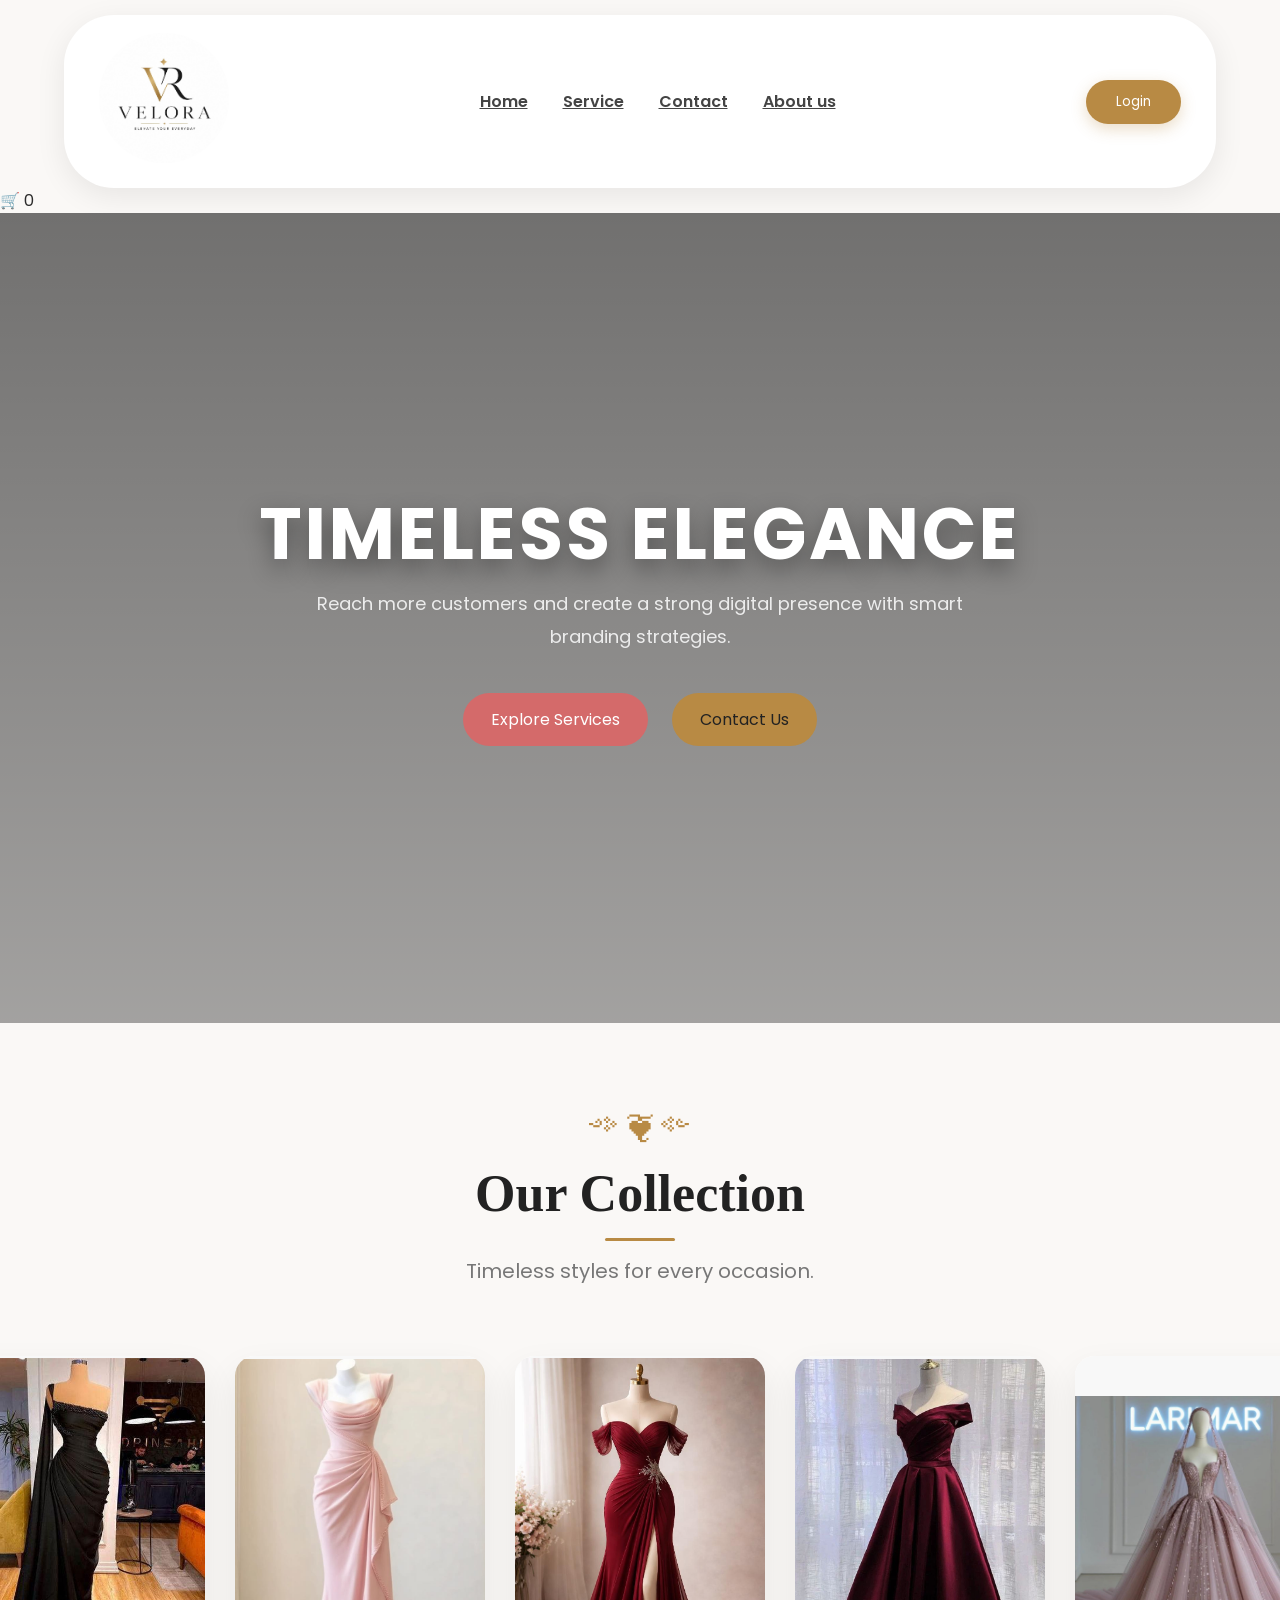
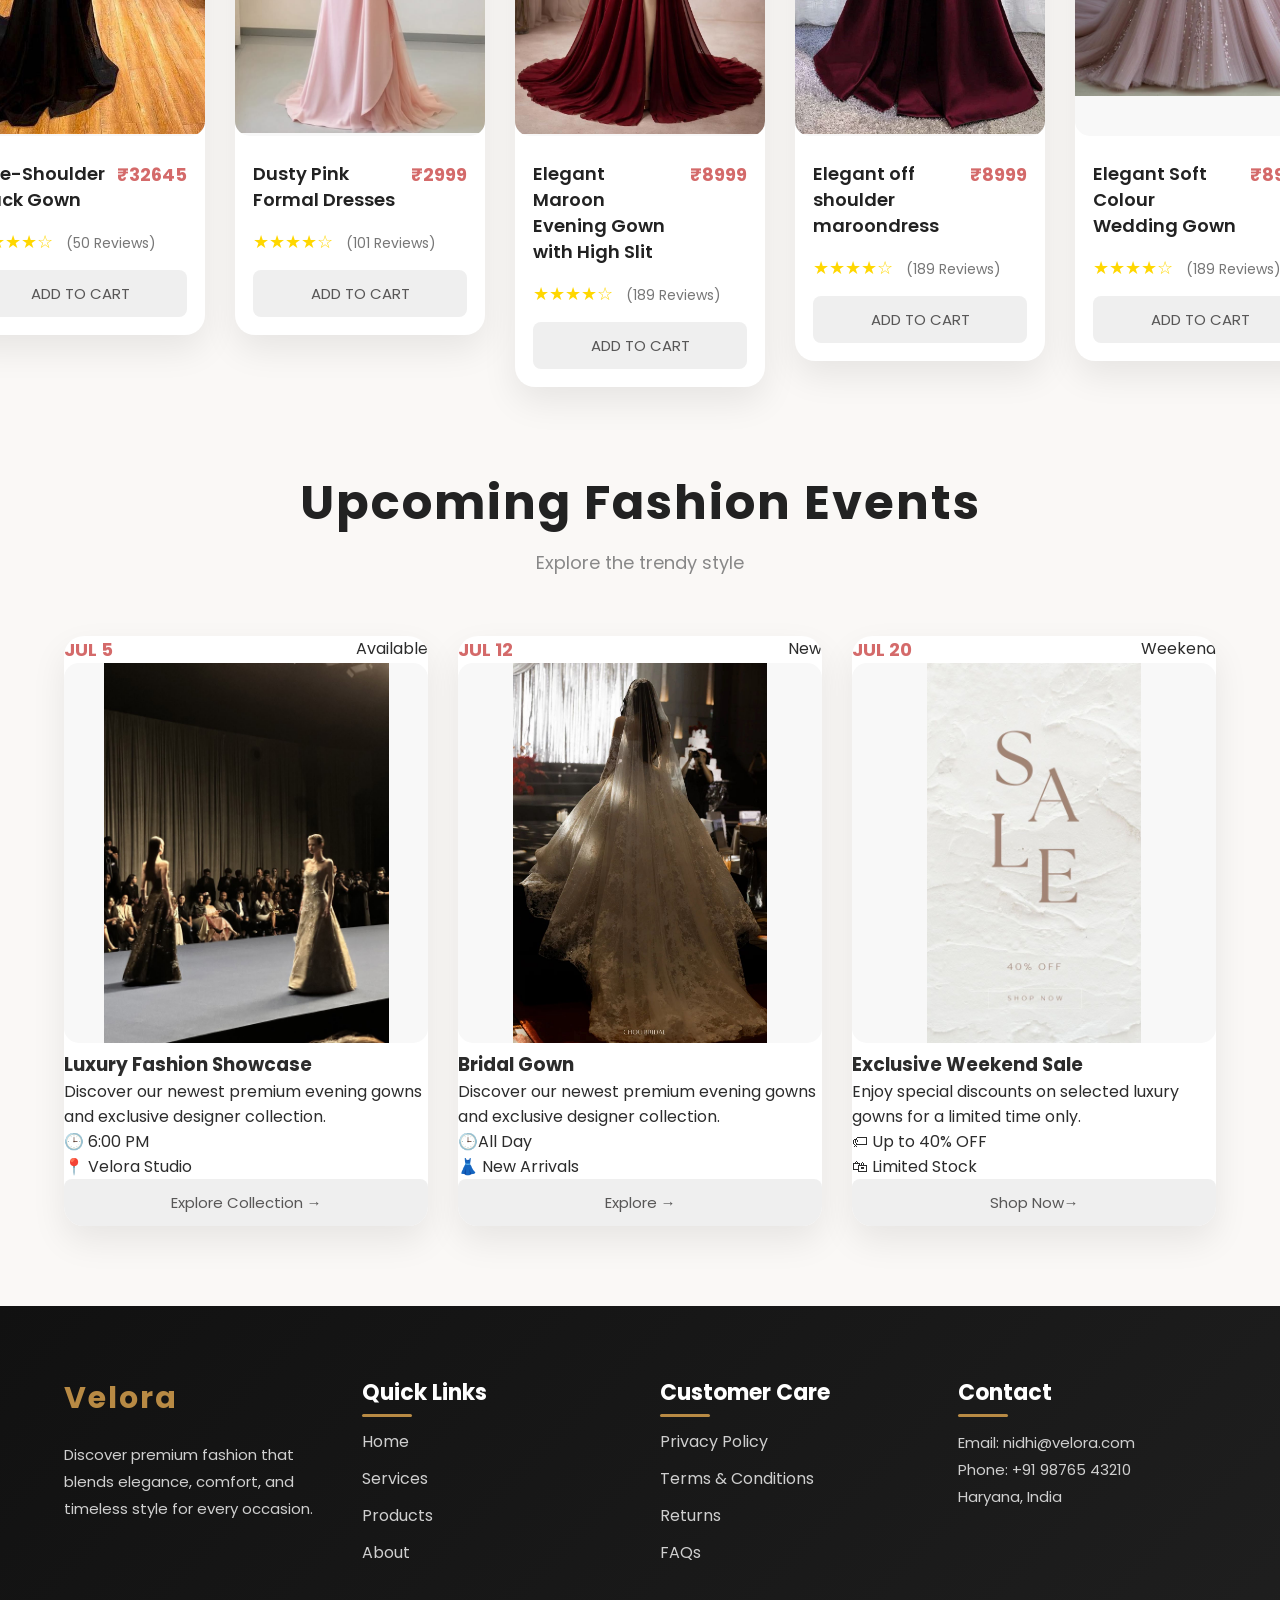
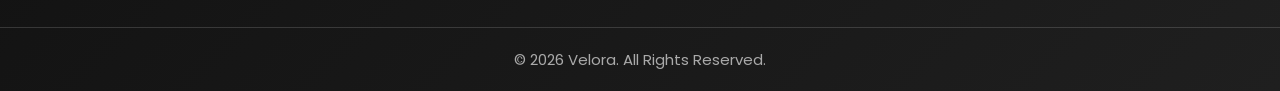
<file: day9/index.html>
<!DOCTYPE html>
<html lang="en">
<head>
    <meta charset="UTF-8">
    <meta name="viewport" content="width=device-width, initial-scale=1.0">
    <title>Navbar</title>

    <link rel="stylesheet" href="style.css">
</head>
<body>

<div class="container">

    <nav class="navbar">

        <div class="logo">
            <img src="v.jpeg" alt="Logo">
        </div>

        <ul class="nav-links">
            <li><a href="#">Home</a></li>
            <li><a href="#">Service</a></li>
            <li><a href="#">Contact</a></li>
            <li><a href="#">About us</a></li>
        </ul>

        <button class="login-btn">Login</button>

    </nav>

</div>
<span onclick="openCart()">

  🛒 <span id="cart-count">0</span>

</span>  
<section class="hero">

    <!-- Background Video -->
    <video autoplay muted loop>
        <source src="video4.mp4" type="video/mp4">
    </video>

    <!-- Overlay -->
    <div class="overlay"></div>

    <!-- Content -->
    <div class="content">
        <h1>Timeless Elegance</h1>

        <p>
            Reach more customers and create a strong digital presence
            with smart branding strategies.
        </p>

        <div class="buttons">
            <button>Explore Services</button>
            <button class="btn2">Contact Us</button>
        </div>
    </div>

</section>

<section class="section-heading">

    <div class="design">༺❦༻</div>

    <h2>Our Collection</h2>

    <div class="line"></div>

    <p>Timeless styles for every occasion.</p>

</section>


    <section class="products">

        <!-- Card 1 -->
        <div class="card">
            <img src="d5.jpeg" alt="">

            <div class="content">
                <div class="top">
                    <h3>One-Shoulder Black Gown</h3>
                    <span>₹32645</span>
                </div>

                <div class="rating">
                    ★★★★☆
                    <span>(50 Reviews)</span>
                </div>

                <button>
                    <i class="fa-solid fa-bag-shopping"></i>
                    ADD TO CART
                </button>
            </div>
        </div>

        <!-- Card 2 -->
        <div class="card">
            <img src="d1.jpg" alt="">

            <div class="content">
                <div class="top">
                    <h3>Dusty Pink Formal Dresses</h3>
                    <span>₹2999</span>
                </div>

                <div class="rating">
                    ★★★★☆
                    <span>(101 Reviews)</span>
                </div>

                <button>
                    <i class="fa-solid fa-bag-shopping"></i>
                    ADD TO CART
                </button>
            </div>
        </div>

        <!-- Card 3 -->
        <div class="card">
            <img src="d4.jpeg" alt="">

            <div class="content">
                <div class="top">
                    <h3>Elegant Maroon Evening Gown with High Slit</h3>
                    <span>₹8999</span>
                </div>

                <div class="rating">
                    ★★★★☆
                    <span>(189 Reviews)</span>
                </div>

                <button>
                    <i class="fa-solid fa-bag-shopping"></i>
                    ADD TO CART
                </button>
            </div>
        </div>

        <div class="card">
            <img src="d2.jpeg" alt="">

            <div class="content">
                <div class="top">
                    <h3>Elegant off shoulder maroondress</h3>
                    <span>₹8999</span>
                </div>

                <div class="rating">
                    ★★★★☆
                    <span>(189 Reviews)</span>
                </div>

                <button>
                    <i class="fa-solid fa-bag-shopping"></i>
                    ADD TO CART
                </button>
            </div>
        </div>

         <div class="card">
            <img src="d3.jpeg" alt="">

            <div class="content">
                <div class="top">
                    <h3>Elegant Soft Colour Wedding Gown</h3>
                    <span>₹8999</span>
                </div>

                <div class="rating">
                    ★★★★☆
                    <span>(189 Reviews)</span>
                </div>

                <button>
                    <i class="fa-solid fa-bag-shopping"></i>
                    ADD TO CART
                </button>
            </div>
        </div>


    </section>

    <section class="events">
      <h2> Upcoming Fashion Events</h2>
      <p class="subtitle">
      Explore the trendy style
      </p>

      <div class="cards">
        <!-- Card 1 -->
        <div class="card">
          <div class="top">
            <div class="date">
              <span>JUL 5</span>
            </div>

            <div class="status">Available</div>
          </div>

          <img src="1.jpeg" alt="Luxury Fashion Showcase" />

          <h3>Luxury Fashion Showcase</h3>

          <p>Discover our newest premium evening gowns and exclusive designer collection.</p>

          <div class="info">
            <p><i class="fa-regular fa-clock"></i>🕒 6:00 PM</p>
            <p><i class="fa-solid fa-user-group"></i>📍 Velora Studio</p>
          </div>

          <button>Explore Collection →</button>
        </div>

        <!-- Card 2 -->

        <div class="card">
          <div class="top">
            <div class="date">
              <span>JUL 12</span>
            </div>

            <div class="status">New</div>
          </div>

          <img src="3.jpeg" alt="Bridal Gown" />

          <h3>Bridal Gown</h3>

          <p>Discover our newest premium evening gowns and exclusive designer collection.</p>

          <div class="info">
            <p><i class="fa-regular fa-clock"></i> 🕒All Day</p>
            <p><i class="fa-solid fa-mug-hot"></i>👗 New Arrivals </p>
          </div>

          <button>Explore →</button>
        </div>

        <!-- Card 3 -->

        <div class="card">
          <div class="top">
            <div class="date">
              <span>JUL 20</span>
            </div>

            <div class="status">Weekend</div>
          </div>

          <img src="2.jpeg" alt="Exclusive Weekend Sale" />

          <h3>Exclusive Weekend Sale</h3>

          <p>Enjoy special discounts on selected luxury gowns for a limited time only.</p>

          <div class="info">
            <p><i class="fa-regular fa-clock"></i> 🏷 Up to 40% OFF</p>
            <p><i class="fa-solid fa-music"></i> 🛍 Limited Stock</p>
          </div>

          <button>Shop Now→</button>
        </div>
      </div>
    </section>

    <!-- Footer -->
<footer class="footer">

    <div class="footer-container">

        <div class="footer-box">
            <h2>Velora</h2>
            <p>
                Discover premium fashion that blends elegance,
                comfort, and timeless style for every occasion.
            </p>
        </div>

        <div class="footer-box">
            <h3>Quick Links</h3>
            <ul>
                <li><a href="#">Home</a></li>
                <li><a href="#">Services</a></li>
                <li><a href="#">Products</a></li>
                <li><a href="#">About</a></li>
            </ul>
        </div>
        

        <div class="footer-box">
            <h3>Customer Care</h3>
            <ul>
                <li><a href="#">Privacy Policy</a></li>
                <li><a href="#">Terms & Conditions</a></li>
                <li><a href="#">Returns</a></li>
                <li><a href="#">FAQs</a></li>
            </ul>
        </div>

        <div class="footer-box">
            <h3>Contact</h3>
            <p>Email: nidhi@velora.com</p>
            <p>Phone: +91 98765 43210</p>
            <p>Haryana, India</p>
        </div>

    </div>

    <div class="footer-bottom">
        © 2026 Velora. All Rights Reserved.
    </div>

</footer>

</body>
</html>
</file>
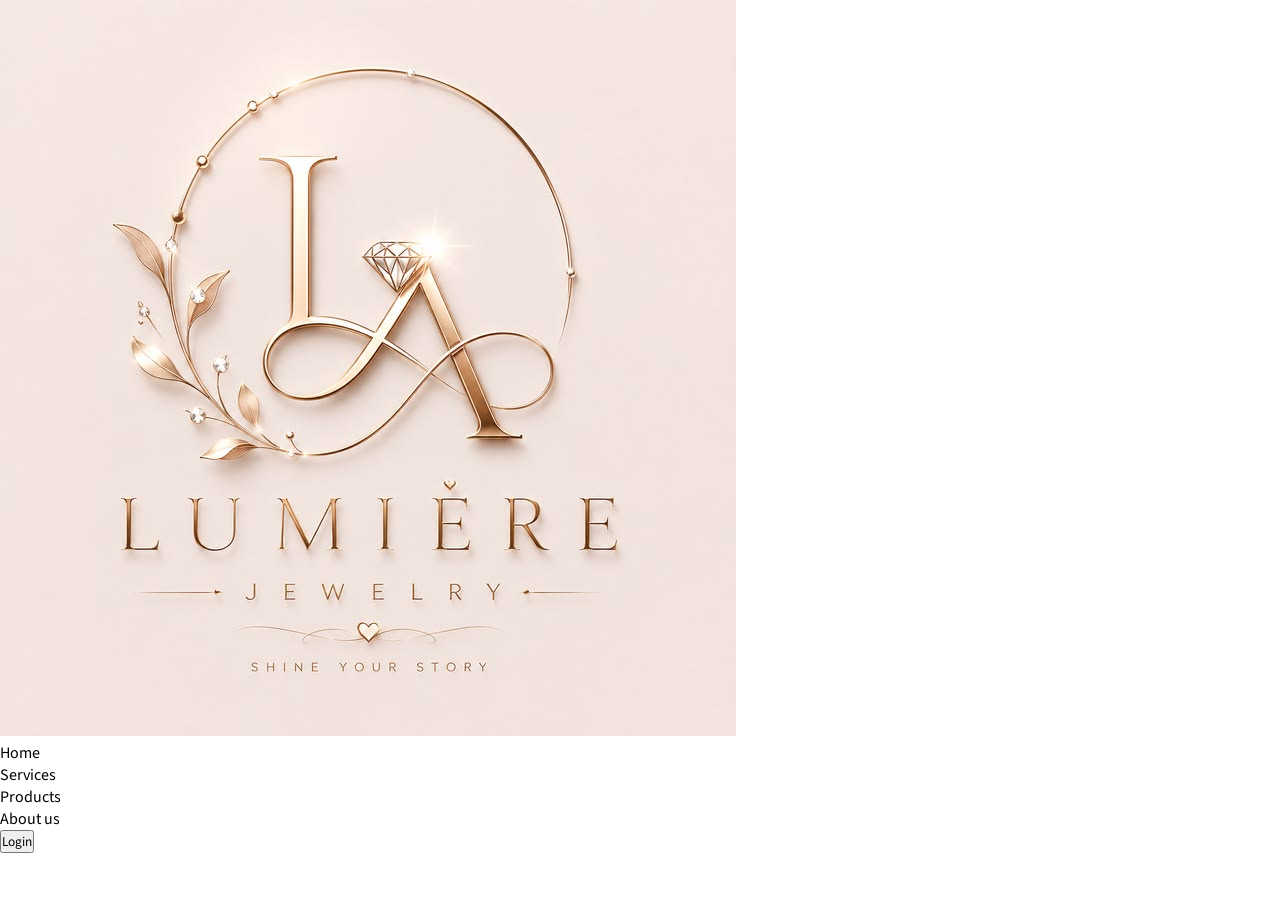
<file: 1.html>
<!doctype html>
<html lang="en">
  <head>
    <meta charset="UTF-8" />
    <meta name="viewport" content="width=device-width, initial-scale=1.0" />
    <title>Document</title>
    <link rel="stylesheet" href="style.css" />
  </head>
  <body>
    <div class="container">
      <!--image-->
      <div class="image-container">
        <img src=".logo.jpg" alt="logo" />
      </div>
      <!-- 2. menu items -->
      <div class="menu-container">
        <ul class="menu-bar">
          <li class="menu-item">Home</li>
          <li class="menu-item">Services</li>
          <li class="menu-item">Products</li>
          <li class="menu-item">About us</li>
        </ul>
      </div>

      <!--button for login-->

      <button>Login</button>
    </div>
  </body>
</html>
</file>
<file: style.css>
@import url("https://fonts.googleapis.com/css2?family=Source+Sans+3:ital,wght@0,200..900;1,200..900&display=swap");

* {
   margin: 0;
   padding: 0;
   box-sizing: border-box;
   font-family: "Source Sans 3", sans-serif;
}

/* Navbar */

.navbar {
   display: flex;
   justify-content: space-around;
   align-items: center;
   padding: 10px;
}

.logo {
   display: flex;
   align-items: center;
   gap: 5px;
   font-size: 20px;
}

.logo img {
   height: 72px;
}

.logo .companyName {
   display: flex;
   flex-direction: column;
   font-weight: bolder;
   line-height: 1em;
}

.logo .companyName span {
   color: #09568a;
}

/* Days */

.daysLink {
   display: flex;
   align-items: center;
   list-style: none;
   gap: 24px;
   font-weight: 600;
}

.daysLink li {
   color: #4a4a4a;
   padding: 2px;
   border-bottom: 2px solid transparent;
   border-radius: 3px;
   transition: all;
   animation-duration: 200ms;
}

.daysLink li:hover {
   border-color: #09568a;
   color: #09568a;
}

/* Button */
.hamburger {
   background: #000;
   color: white;
   border-radius: 3px;
   border: none;
   padding: 8px;
   padding-bottom: 4px;
}
.hamburger img {
   height: 20px;
}

.hamburger:hover {
   background: #000000da;
}

.hamburger {
   display: none;
}

/* Responsive */
@media screen and (max-width: 646px) {
   .daysLink {
      display: none;
   }

   .active {
      display: flex;
      flex-direction: column;
      background-color: #f6f3f3;
      width: 120px;
      position: absolute;
      top: 70px;
      right: 0;
      gap: 10px;
      padding: 10px;
   }

   .hamburger {
      display: block;
   }
}
</file>
<file: day12/style.css>
/* =========================
   Google Font
========================= */
@import url('https://fonts.googleapis.com/css2?family=Poppins:wght@300;400;500;600;700&display=swap');

html{

scroll-behavior:smooth;

}
*{
    margin:0;
    padding:0;
    box-sizing:border-box;
    font-family:'Poppins',sans-serif;
}

body{
    background:#faf8f6;
    color:#2c2c2c;
}

/* =========================
   Container
========================= */

.container{
    width:90%;
    max-width:1200px;
    margin:auto;
}

/* =========================
   Navbar
========================= */

.navbar{
    display:flex;
    justify-content:space-between;
    align-items:center;
    padding:18px 0;
    background:white;
    border-radius:50px;
    padding:15px 35px;
    margin-top:15px;
    box-shadow:0 8px 30px rgba(0,0,0,.08);
}




.nav-actions{
    display:flex;
    align-items:center;
    gap:15px;
}


.cart-icon{
    position:relative;
    background:white;
    padding:8px 14px;
    border-radius:25px;
    box-shadow:0 3px 10px rgba(0,0,0,0.15);
    cursor:pointer;
    font-size:20px;
}


#cart-count{
    position:absolute;
    top:-5px;
    right:-5px;
    background:#b88a44;
    color:white;
    width:20px;
    height:20px;
    border-radius:50%;
    font-size:12px;
    display:flex;
    justify-content:center;
    align-items:center;
}

.cart-box{
    position:fixed;
    top:0;
    right:-400px;
    width:350px;
    height:100vh;
    background:white;
    box-shadow:-5px 0 20px rgba(0,0,0,0.2);
    padding:20px;
    z-index:9999;
    transition:0.4s;
}


.cart-box.active{
    right:0;
}

.login-btn{
    padding:10px 25px;
    border:none;
    border-radius:25px;
    background:#b88a44;
    color:white;
    cursor:pointer;
}
.logo img{
    width:130px;
    border-radius:50%;
}

.nav-links{
    display:flex;
    list-style:none;
    gap:35px;
}

.nav-links a{
    color:#444;
    font-weight:600;
    position:relative;
}

.nav-links a::after{
    content:"";
    position:absolute;
    left:0;
    bottom:-6px;
    width:0;
    height:2px;
    background:#b88a44;
    transition:.4s;
}

.nav-links a:hover::after{
    width:100%;
}

.nav-links a:hover{
    color:#b88a44;
}
.login-btn{
    background:#b88a44;
    color:white;
    padding:12px 30px;
    border-radius:40px;
    border:none;
    transition:.4s;
    box-shadow:0 5px 15px rgba(184,138,68,.3);
}

.login-btn:hover{
    background:#222;
    transform:translateY(-3px);
}



/* ===========================
   Collection Heading
=========================== */

.section-heading{
    text-align:center;
    margin:80px 0 60px;
}

.design{
    font-size:34px;
    color:#b88a44;
    margin-bottom:10px;
}

.section-heading h2{
    font-size:52px;
    color:#222;
    font-weight:600;
    font-family:Georgia, serif;
    margin-bottom:10px;
}

.line{
    width:70px;
    height:3px;
    background:#b88a44;
    margin:15px auto;
    border-radius:10px;
}

.section-heading p{
    color:#777;
    font-size:20px;
    margin-top:15px;
}

/* Responsive */

@media(max-width:768px){

.section-heading h2{
    font-size:38px;
}

.section-heading p{
    font-size:16px;
}

}

/* =========================
   Hero Section
========================= */

.hero{
    position:relative;
    width:100%;
    height:90vh;
    overflow:hidden;
}

.hero video{
    position:absolute;
    width:100%;
    height:100%;
    object-fit:cover;
}

.overlay{
    position:absolute;
    width:100%;
    height:100%;
    background:linear-gradient(
rgba(0,0,0,.55),
rgba(0,0,0,.35)
);
}

.hero .content{
    position:relative;
    z-index:2;
    height:100%;
    display:flex;
    flex-direction:column;
    justify-content:center;
    align-items:center;
    text-align:center;
    color:#fff;
    padding:20px;
}

.hero .content h1{
    font-size:72px;
    letter-spacing:3px;
    text-transform:uppercase;
    font-weight:700;
    text-shadow:0 10px 25px rgba(0,0,0,.4);
}
.hero .content p{
    max-width:700px;
    font-size:18px;
    line-height:1.8;
     color:#ececec;
}

.buttons{
    margin-top:30px;
}

.buttons button{
    padding:14px 28px;
    border:none;
    border-radius:30px;
    cursor:pointer;
    margin:10px;
    font-size:16px;
    transition:.3s;
}

.buttons button:first-child{
    background:#d46a6a;
    color:#fff;
}

.buttons button:first-child:hover{
    background:#fff;
    color:#d46a6a;
}

.btn2{
    background:#b88a44;
    color:#222;
}

.btn2:hover{
    background:white;
color:#b88a44;
}

/* =========================
   Products
========================= */

.products{
    width:95%;
    max-width:1600px;
    margin:70px auto;
    display:flex;
    flex-wrap:nowrap;
    justify-content:center;
    gap:30px;
     align-items:flex-start;
}

.card{
    width:250px;
    background:white;
    border-radius:20px;
        flex-shrink:0;
    overflow:hidden;
    transition:.4s;
    box-shadow:0 15px 35px rgba(0,0,0,.08);
}

.card:hover{

    transform:translateY(-15px);

    box-shadow:0 20px 45px rgba(0,0,0,.18);

}

.card img{
    width:100%;
    height:320px;
    object-fit:cover;
}

@media (max-width:768px){

    .card img{
        height:auto;
        object-fit:contain;
    }

}

.card .content{
    padding:18px;
}

.top{
    display:flex;
    justify-content:space-between;
    align-items:flex-start;
    gap:10px;
}

    .top h3{

font-size:18px;

font-weight:600;

line-height:26px;


    color:#222;
}

.top span{
    color:#d46a6a;
    font-weight:700;
    font-size:18px;
}

.rating{
    margin:15px 0;
    color:gold;
    font-size:18px;
}

.rating span{
    color:#777;
    font-size:14px;
    margin-left:8px;
}

.card button{
    width:100%;
    padding:12px;
    border:none;
    color:#b88a44;
    color:#585757;
    border-radius:8px;
    cursor:pointer;
    transition:.3s;
    font-size:15px;
}

.card button:hover{

background:#b88a44;

}

.events{
    width:90%;
    max-width:1300px;
    margin:80px auto;
    
}

.events h2{
    text-align:center;
    font-size:48px;
    color:#222;
    margin-bottom:10px;
    letter-spacing:2px;
}

.subtitle{
    text-align:center;
    color:#888;
    font-size:18px;
    margin-bottom:60px;
}

.cards{
    display:flex;
    justify-content:center;
    gap:30px;
    flex-wrap:nowrap;   /* Desktop par side by side */
    align-items:stretch;
}

.cards .card{
    width:380px;
    flex:1;
    max-width:380px;
}

.card img{
    width:100%;
    height:380px;
    object-fit:contain;
    object-position:center;
    background:#f8f8f8;
    border-radius:15px;
}

/* =========================
   Footer
========================= */

/* =========================
   Premium Footer
========================= */

.footer{
    background:linear-gradient(135deg,#111,#1f1f1f);
    color:#fff;
    padding:70px 0 20px;
    margin-top:70px;
}

.footer-container{
    width:90%;
    max-width:1200px;
    margin:auto;
    display:grid;
    grid-template-columns:repeat(auto-fit,minmax(230px,1fr));
    gap:40px;
}

.footer-box h2{
    color:#b88a44;
    font-size:30px;
    margin-bottom:20px;
    letter-spacing:2px;
}

.footer-box h3{
    color:#fff;
    font-size:22px;
    margin-bottom:20px;
    position:relative;
}

.footer-box h3::after{
    content:"";
    position:absolute;
    left:0;
    bottom:-8px;
    width:50px;
    height:3px;
    background:#b88a44;
    border-radius:5px;
}

.footer-box p{
    color:#cfcfcf;
    line-height:1.8;
    font-size:15px;
}

.footer-box ul{
    list-style:none;
    padding:0;
}

.footer-box ul li{
    margin:12px 0;
}

.footer-box ul li a{
    color:#cfcfcf;
    text-decoration:none;
    transition:.3s;
}

.footer-box ul li a:hover{
    color:#b88a44;
    padding-left:8px;
}

.footer-bottom{
    margin-top:50px;
    padding-top:20px;
    border-top:1px solid rgba(255,255,255,.15);
    text-align:center;
    color:#aaa;
    font-size:15px;
}

.footer-bottom span{
    color:#b88a44;
    font-weight:600;
}
/* =========================
   Responsive
========================= */

@media(max-width:992px){

    .navbar{
        flex-direction:column;
        gap:20px;
    }

    .nav-links{
        flex-wrap:wrap;
        justify-content:center;
    }

    .hero .content h1{
        font-size:45px;
    }
}

@media(max-width:768px){

    .hero{
        height:75vh;
    }

    .hero .content h1{
        font-size:35px;
    }

    .hero .content p{
        font-size:16px;
    }

    .buttons button{
        width:220px;
    }

    .card{
        width:90%;
    }

}

@media(max-width:480px){

    .logo img{
        width:90px;
    }

    .nav-links{
        flex-direction:column;
        gap:15px;
        align-items:center;
    }

    .hero .content h1{
        font-size:28px;
    }

    .hero .content p{
        font-size:15px;
    }

    .buttons button{
        width:180px;
    }

    .footer{
        text-align:center;
    }

}

@media (max-width:576px){

.products{
    flex-wrap:wrap;
    justify-content:center;
}

.card{
    width:90%;
}

}


/* Cart Item Styling */

.cart-item{
    display:flex;
    gap:12px;
    align-items:center;
    margin:20px 0;
    padding-bottom:15px;
    border-bottom:1px solid #eee;
}


.cart-item img{
    width:65px;
    height:75px;
    object-fit:cover;
    border-radius:10px;
}


.cart-item h4{
    font-size:14px;
    color:#222;
    margin-bottom:8px;
}


/* Plus Minus Buttons */

.cart-item button{
    width:28px;
    height:28px;
    border:none;
    border-radius:50%;
    background:#b88a44;
    color:white;
    font-size:18px;
    cursor:pointer;
    transition:.3s;
}


.cart-item button:hover{
    background:#222;
    transform:scale(1.1);
}


/* Quantity Number */

.cart-item button + *{
    margin:0 8px;
}


/* Remove Button */

.remove{
    margin-top:8px;
    color:#d46a6a;
    font-size:13px;
    cursor:pointer;
    font-weight:500;
}


.remove:hover{
    color:red;
    text-decoration:underline;
}
</file>
<file: day2/resume.css>
*{
    margin:0;
    padding:0;
    box-sizing:border-box;
    font-family:Arial, sans-serif;
}

body{
    background:#b6b6d8;
    display:flex;
    justify-content:center;
    padding:20px;
}

.container{
    width:850px;
    background:white;
    display:flex;
}

.left{
    width:30%;
    background:#15153d;
    color:white;
    padding:25px;
}

.image{
    text-align:center;
    margin-bottom:30px;
}

.image img{
    width:150px;
    height:150px;
    border-radius:50%;
    border:3px solid white;
    object-fit:cover;
}

.section{
    margin-bottom:40px;
}

.section h2{
    margin-bottom:10px;
}

.section hr{
    margin-bottom:15px;
}

.section ul{
    padding-left:20px;
}

.section li,
.section p{
    margin-bottom:10px;
    line-height:22px;
}

.right{
    width:70%;
    padding:30px;
}

.name{
    text-align:center;
    margin-bottom:40px;
}

.name h1{
    font-size:40px;
}

.name h3{
    font-weight:normal;
    margin-top:10px;
}

.content{
    margin-bottom:35px;
}

.content h2{
    margin-bottom:10px;
}

.content hr{
    margin-bottom:15px;
}

.content p{
    line-height:30px;
}

.content ul{
    padding-left:20px;
}

.content li{
    margin-bottom:10px;
    line-height:25px;
}

@media screen and (max-width:768px){

    .container{
        flex-direction:column;
        width:100%;
    }

    .left,
    .right{
        width:100%;
    }

    .name h1{
        font-size:30px;
    }

    .image img{
        width:120px;
        height:120px;
    }
}
</file>
<file: day4/style.css>
/* Google Font */
@import url('https://fonts.googleapis.com/css2?family=Poppins:wght@300;400;500;600;700&display=swap');

*{
    margin:0;
    padding:0;
    box-sizing:border-box;
    font-family:'Poppins',sans-serif;
}

body{
    background:#faf8f6;
    color:#2c2c2c;
}

/* ==========================
   Navbar
========================== */

.navbar{
    width:90%;
    max-width:1200px;
    margin:20px auto;
    padding:18px 35px;
    background:#fff;
    display:flex;
    justify-content:space-between;
    align-items:center;
    border-radius:50px;
    box-shadow:0 8px 25px rgba(0,0,0,.08);
}

.logo img{
    width:80px;
    border-radius:50%;
}

.nav-links{
    display:flex;
    list-style:none;
    gap:35px;
}

.nav-links a{
    text-decoration:none;
    color:#222;
    font-size:17px;
    font-weight:500;
    transition:.3s;
}

.nav-links a:hover{
    color:#b88a44;
}

.login-btn{
    padding:12px 30px;
    border:none;
    border-radius:30px;
    background:#b88a44;
    color:#fff;
    cursor:pointer;
    font-size:16px;
    transition:.3s;
     width:auto;      /* Button apne text ke hisaab se hoga */
    min-width:100px; /* Minimum width */
}

.login-btn:hover{
    background:#111;
}

/* ==========================
   Products
========================== */

.products{
    width:90%;
    max-width:1300px;
    margin:60px auto;
    display:flex;
    justify-content:center;
    gap:30px;
    flex-wrap:wrap;
}

.card{
    width:350px;
    background:#fff;
    border-radius:20px;
    overflow:hidden;
    box-shadow:0 10px 30px rgba(0,0,0,.10);
    transition:.4s;
}

.card:hover{
    transform:translateY(-10px);
    box-shadow:0 20px 40px rgba(0,0,0,.15);
}

.card img{
    width:100%;
    height:420px;
    object-fit:cover;
}

.content{
    padding:20px;
}

.top{
    display:flex;
    justify-content:space-between;
    gap:10px;
}

.top h3{
    font-size:18px;
    color:#222;
}

.top span{
    font-size:20px;
    font-weight:bold;
    color:#b88a44;
}

.rating{
    margin:18px 0;
    color:#f5b301;
    font-size:18px;
}

.rating span{
    color:#777;
    font-size:14px;
    margin-left:8px;
}

button{
    width:100%;
    padding:14px;
    border:none;
    border-radius:10px;
    background:#111;
    color:#fff;
    font-size:16px;
    cursor:pointer;
    transition:.3s;
}

button:hover{
    background:#b88a44;
}

button i{
    margin-right:8px;
}

/* ==========================
   Tablet
========================== */

@media(max-width:992px){

    .navbar{
        flex-direction:column;
        gap:20px;
        border-radius:20px;
        padding:20px;
    }

    .nav-links{
        flex-wrap:wrap;
        justify-content:center;
        gap:20px;
    }

    .login-btn{
        width:180px;
    }

    .card{
        width:320px;
    }

    .card img{
        height:380px;
    }

}

/* ==========================
   Mobile
========================== */

@media(max-width:768px){

    body{
        padding:10px;
    }

    .navbar{
        width:100%;
        border-radius:15px;
        padding:18px;
    }

    .logo img{
        width:70px;
    }

    .nav-links{
        flex-direction:column;
        gap:15px;
        align-items:center;
    }

    .nav-links a{
        font-size:16px;
    }

    .login-btn{
        width:100%;
        max-width:220px;
    }

    .products{
        width:100%;
        margin:40px auto;
    }

    .card{
        width:95%;
    }

    .card img{
        height:auto;
        object-fit:contain;
        background:#f8f8f8;
    }

    .top{
        flex-direction:column;
        gap:8px;
    }

    .top h3{
        font-size:17px;
    }

    .top span{
        font-size:18px;
    }

}

/* ==========================
   Small Mobile
========================== */

@media(max-width:480px){

    .navbar{
        padding:15px;
    }

    .logo img{
        width:60px;
    }

    .nav-links a{
        font-size:15px;
    }

    .login-btn{
        width:100%;
    }

    .card{
        width:100%;
    }

    .content{
        padding:15px;
    }

    .card img{
        height:auto;
        object-fit:contain;
    }

    button{
        font-size:15px;
    }

}
</file>
<file: day5/style.css>
container{
            display: flex;
            flex-direction: row;
            flex-wrap: wrap;
        }
.card{
            background-color:rgb(141, 141, 47);
            display: flex;
            flex-direction: column;
            justify-content: center;
            width: 200px;
            padding: 10px;
            margin: 10px;
            border-radius: 10px;
}

*{
    margin:0;
    padding:0;
    box-sizing:border-box;
    font-family:Arial, Helvetica, sans-serif;
}

 /*  Navbar
========================== */
.navbar{
    display:flex;
    justify-content:space-between;
    align-items:center;
    padding:18px 0;
    background:white;
    border-radius:50px;
    padding:18px 35px;
    margin-top:15px;
    box-shadow:0 8px 30px rgba(0,0,0,.08);
}
.logo img{
    width:130px;
    border-radius:50%;
}

.nav-links{
    display:flex;
    list-style:none;
    gap:35px;
}

.nav-links a{
    color:#444;
    font-weight:600;
    position:relative;
}

.nav-links a::after{
    content:"";
    position:absolute;
    left:0;
    bottom:-6px;
    width:0;
    height:2px;
    background:#b88a44;
    transition:.4s;
}

.nav-links a:hover::after{
    width:100%;
}

.nav-links a:hover{
    color:#b88a44;
}
.login-btn{
    background:#b88a44;
    color:white;
    padding:12px 30px;
    border-radius:40px;
    border:none;
    transition:.4s;
    box-shadow:0 5px 15px rgba(184,138,68,.3);
}

.login-btn:hover{
    background:#222;
    transform:translateY(-3px);
}
</file>
<file: day7/style.css>
*{
    margin: 0;
    padding: 0;
    box-sizing: border-box;
}

.hero{
    width: 100%;
    height: 100vh;

    display: flex;
    align-items: center;
    justify-content: center;

    position: relative;
    overflow: hidden;
}

.hero video{
    width: 100%;
    height: 100vh;
    object-fit: cover;

    position: absolute;
    top: 0;
    left: 0;
}

.overlay{
    width: 100%;
    height: 100vh;

    position: absolute;
    top: 0;
    left: 0;

    background: rgba(0,0,0,0.5);
}

.content{
    position: relative;
    z-index: 1;
    text-align: center;
    color: white;
}

.content h1{
    font-size: 60px;
    margin-bottom: 20px;
}

.content p{
    font-size: 20px;
    line-height: 1.5;
}

.buttons{
    display: flex;
    justify-content: center;
    gap: 20px;
}

button{
    padding: 15px 35px;
    border: none;
    border-radius: 50px;
    font-size: 16px;
    cursor: pointer;
    background: #b88a44;
    color: white;
}

.btn2{
    background: transparent;
    border: 2px solid white;
}
</file>
<file: day8/style.css>
/* ==========================
   Google Font
========================== */
@import url('https://fonts.googleapis.com/css2?family=Poppins:wght@300;400;500;600;700&display=swap');

/* ==========================
   Reset
========================== */
*{
    margin:0;
    padding:0;
    box-sizing:border-box;
    font-family:'Poppins',sans-serif;
}

body{
    background:#faf8f6;
    color:#2c2c2c;
}

html{
    scroll-behavior:smooth;
}

/* ==========================
   Navbar
========================== */

.navbar{
    width:90%;
    max-width:1200px;
    margin:20px auto;
    display:flex;
    justify-content:space-between;
    align-items:center;
    background:#fff;
    padding:18px 35px;
    border-radius:50px;
    box-shadow:0 8px 30px rgba(0,0,0,.08);
}

.logo{
    display:flex;
    align-items:center;
    gap:12px;
}

.logo img{
    width:70px;
    height:70px;
    border-radius:50%;
    object-fit:cover;
}

.company-name{
    font-size:30px;
    font-weight:700;
    color:#b88a44;
}

.menu-bar{
    list-style:none;
    display:flex;
    gap:35px;
}

.menu-item{
    cursor:pointer;
    color:#222;
    font-size:17px;
    transition:.3s;
}

.menu-item:hover{
    color:#b88a44;
}

/* ==========================
   Events Section
========================== */

.events{
    width:90%;
    max-width:1300px;
    margin:80px auto;
}

.events h2{
    text-align:center;
    font-size:48px;
    color:#222;
    margin-bottom:10px;
    letter-spacing:2px;
}

.subtitle{
    text-align:center;
    color:#888;
    font-size:18px;
    margin-bottom:60px;
}

/* ==========================
   Cards
========================== */

.cards{
    display:flex;
    justify-content:center;
    gap:35px;
    flex-wrap:wrap;
}

.card{
    width:340px;
    background:#fff;
    border-radius:20px;
    padding:20px;
    box-shadow:0 15px 35px rgba(0,0,0,.08);
    transition:.4s;
}

.card:hover{
    transform:translateY(-12px);
    box-shadow:0 20px 45px rgba(0,0,0,.18);
}

.top{
    display:flex;
    justify-content:space-between;
    align-items:center;
    margin-bottom:20px;
}

.date{
    background:#b88a44;
    color:#fff;
    padding:10px 18px;
    border-radius:30px;
    font-weight:600;
}

.status{
    background:#111;
    color:#fff;
    padding:8px 18px;
    border-radius:30px;
    font-size:14px;
}

.card img{
    width:100%;
    height:380px;
    object-fit:contain;
    object-position:center;
    background:#f8f8f8;
    border-radius:15px;
}

/* =========================
   Mobile Responsive Navbar
========================= */

@media (max-width:768px){

    .container{
        width:95%;
    }

    .navbar{
        flex-direction:column;
        align-items:center;
        gap:18px;
        padding:20px;
        border-radius:25px;
        margin-top:10px;
    }

    .logo{
        display:flex;
        align-items:center;
        gap:10px;
    }

    .logo img{
        width:70px;
    }

    .nav-links{
        display:flex;
        flex-wrap:wrap;
        justify-content:center;
        gap:18px;
        width:100%;
        padding:0;
    }

    .nav-links li{
        list-style:none;
    }

    .nav-links a{
        font-size:16px;
    }

    .login-btn{
        width:170px;
        padding:12px;
    }

}
</file>
<file: day9/style.css>
/* =========================
   Google Font
========================= */
@import url('https://fonts.googleapis.com/css2?family=Poppins:wght@300;400;500;600;700&display=swap');

html{

scroll-behavior:smooth;

}
*{
    margin:0;
    padding:0;
    box-sizing:border-box;
    font-family:'Poppins',sans-serif;
}

body{
    background:#faf8f6;
    color:#2c2c2c;
}

/* =========================
   Container
========================= */

.container{
    width:90%;
    max-width:1200px;
    margin:auto;
}

/* =========================
   Navbar
========================= */

.navbar{
    display:flex;
    justify-content:space-between;
    align-items:center;
    padding:18px 0;
    background:white;
    border-radius:50px;
    padding:18px 35px;
    margin-top:15px;
    box-shadow:0 8px 30px rgba(0,0,0,.08);
}
.logo img{
    width:130px;
    border-radius:50%;
}

.nav-links{
    display:flex;
    list-style:none;
    gap:35px;
}

.nav-links a{
    color:#444;
    font-weight:600;
    position:relative;
}

.nav-links a::after{
    content:"";
    position:absolute;
    left:0;
    bottom:-6px;
    width:0;
    height:2px;
    background:#b88a44;
    transition:.4s;
}

.nav-links a:hover::after{
    width:100%;
}

.nav-links a:hover{
    color:#b88a44;
}
.login-btn{
    background:#b88a44;
    color:white;
    padding:12px 30px;
    border-radius:40px;
    border:none;
    transition:.4s;
    box-shadow:0 5px 15px rgba(184,138,68,.3);
}

.login-btn:hover{
    background:#222;
    transform:translateY(-3px);
}

/* ===========================
   Collection Heading
=========================== */

.section-heading{
    text-align:center;
    margin:80px 0 60px;
}

.design{
    font-size:34px;
    color:#b88a44;
    margin-bottom:10px;
}

.section-heading h2{
    font-size:52px;
    color:#222;
    font-weight:600;
    font-family:Georgia, serif;
    margin-bottom:10px;
}

.line{
    width:70px;
    height:3px;
    background:#b88a44;
    margin:15px auto;
    border-radius:10px;
}

.section-heading p{
    color:#777;
    font-size:20px;
    margin-top:15px;
}

/* Responsive */

@media(max-width:768px){

.section-heading h2{
    font-size:38px;
}

.section-heading p{
    font-size:16px;
}

}

/* =========================
   Hero Section
========================= */

.hero{
    position:relative;
    width:100%;
    height:90vh;
    overflow:hidden;
}

.hero video{
    position:absolute;
    width:100%;
    height:100%;
    object-fit:cover;
}

.overlay{
    position:absolute;
    width:100%;
    height:100%;
    background:linear-gradient(
rgba(0,0,0,.55),
rgba(0,0,0,.35)
);
}

.hero .content{
    position:relative;
    z-index:2;
    height:100%;
    display:flex;
    flex-direction:column;
    justify-content:center;
    align-items:center;
    text-align:center;
    color:#fff;
    padding:20px;
}

.hero .content h1{
    font-size:72px;
    letter-spacing:3px;
    text-transform:uppercase;
    font-weight:700;
    text-shadow:0 10px 25px rgba(0,0,0,.4);
}
.hero .content p{
    max-width:700px;
    font-size:18px;
    line-height:1.8;
     color:#ececec;
}

.buttons{
    margin-top:30px;
}

.buttons button{
    padding:14px 28px;
    border:none;
    border-radius:30px;
    cursor:pointer;
    margin:10px;
    font-size:16px;
    transition:.3s;
}

.buttons button:first-child{
    background:#d46a6a;
    color:#fff;
}

.buttons button:first-child:hover{
    background:#fff;
    color:#d46a6a;
}

.btn2{
    background:#b88a44;
    color:#222;
}

.btn2:hover{
    background:white;
color:#b88a44;
}

/* =========================
   Products
========================= */

.products{
    width:95%;
    max-width:1600px;
    margin:70px auto;
    display:flex;
    flex-wrap:nowrap;
    justify-content:center;
    gap:30px;
     align-items:flex-start;
}

.card{
    width:250px;
    background:white;
    border-radius:20px;
        flex-shrink:0;
    overflow:hidden;
    transition:.4s;
    box-shadow:0 15px 35px rgba(0,0,0,.08);
}

.card:hover{

    transform:translateY(-15px);

    box-shadow:0 20px 45px rgba(0,0,0,.18);

}

.card img{
    width:100%;
    height:320px;
    object-fit:cover;
}

@media (max-width:768px){

    .card img{
        height:auto;
        object-fit:contain;
    }

}

.card .content{
    padding:18px;
}

.top{
    display:flex;
    justify-content:space-between;
    align-items:flex-start;
    gap:10px;
}

    .top h3{

font-size:18px;

font-weight:600;

line-height:26px;


    color:#222;
}

.top span{
    color:#d46a6a;
    font-weight:700;
    font-size:18px;
}

.rating{
    margin:15px 0;
    color:gold;
    font-size:18px;
}

.rating span{
    color:#777;
    font-size:14px;
    margin-left:8px;
}

.card button{
    width:100%;
    padding:12px;
    border:none;
    color:#b88a44;
    color:#585757;
    border-radius:8px;
    cursor:pointer;
    transition:.3s;
    font-size:15px;
}

.card button:hover{

background:#b88a44;

}

.events{
    width:90%;
    max-width:1300px;
    margin:80px auto;
    
}

.events h2{
    text-align:center;
    font-size:48px;
    color:#222;
    margin-bottom:10px;
    letter-spacing:2px;
}

.subtitle{
    text-align:center;
    color:#888;
    font-size:18px;
    margin-bottom:60px;
}

.cards{
    display:flex;
    justify-content:center;
    gap:30px;
    flex-wrap:nowrap;   /* Desktop par side by side */
    align-items:stretch;
}

.cards .card{
    width:380px;
    flex:1;
    max-width:380px;
}

.card img{
    width:100%;
    height:380px;
    object-fit:contain;
    object-position:center;
    background:#f8f8f8;
    border-radius:15px;
}

/* =========================
   Footer
========================= */

/* =========================
   Premium Footer
========================= */

.footer{
    background:linear-gradient(135deg,#111,#1f1f1f);
    color:#fff;
    padding:70px 0 20px;
    margin-top:70px;
}

.footer-container{
    width:90%;
    max-width:1200px;
    margin:auto;
    display:grid;
    grid-template-columns:repeat(auto-fit,minmax(230px,1fr));
    gap:40px;
}

.footer-box h2{
    color:#b88a44;
    font-size:30px;
    margin-bottom:20px;
    letter-spacing:2px;
}

.footer-box h3{
    color:#fff;
    font-size:22px;
    margin-bottom:20px;
    position:relative;
}

.footer-box h3::after{
    content:"";
    position:absolute;
    left:0;
    bottom:-8px;
    width:50px;
    height:3px;
    background:#b88a44;
    border-radius:5px;
}

.footer-box p{
    color:#cfcfcf;
    line-height:1.8;
    font-size:15px;
}

.footer-box ul{
    list-style:none;
    padding:0;
}

.footer-box ul li{
    margin:12px 0;
}

.footer-box ul li a{
    color:#cfcfcf;
    text-decoration:none;
    transition:.3s;
}

.footer-box ul li a:hover{
    color:#b88a44;
    padding-left:8px;
}

.footer-bottom{
    margin-top:50px;
    padding-top:20px;
    border-top:1px solid rgba(255,255,255,.15);
    text-align:center;
    color:#aaa;
    font-size:15px;
}

.footer-bottom span{
    color:#b88a44;
    font-weight:600;
}
/* =========================
   Responsive
========================= */

@media(max-width:992px){

    .navbar{
        flex-direction:column;
        gap:20px;
    }

    .nav-links{
        flex-wrap:wrap;
        justify-content:center;
    }

    .hero .content h1{
        font-size:45px;
    }
}

@media(max-width:768px){

    .hero{
        height:75vh;
    }

    .hero .content h1{
        font-size:35px;
    }

    .hero .content p{
        font-size:16px;
    }

    .buttons button{
        width:220px;
    }

    .card{
        width:90%;
    }

}

@media(max-width:480px){

    .logo img{
        width:90px;
    }

    .nav-links{
        flex-direction:column;
        gap:15px;
        align-items:center;
    }

    .hero .content h1{
        font-size:28px;
    }

    .hero .content p{
        font-size:15px;
    }

    .buttons button{
        width:180px;
    }

    .footer{
        text-align:center;
    }

}

@media (max-width:576px){

.products{
    flex-wrap:wrap;
    justify-content:center;
}

.card{
    width:90%;
}

}
</file>
